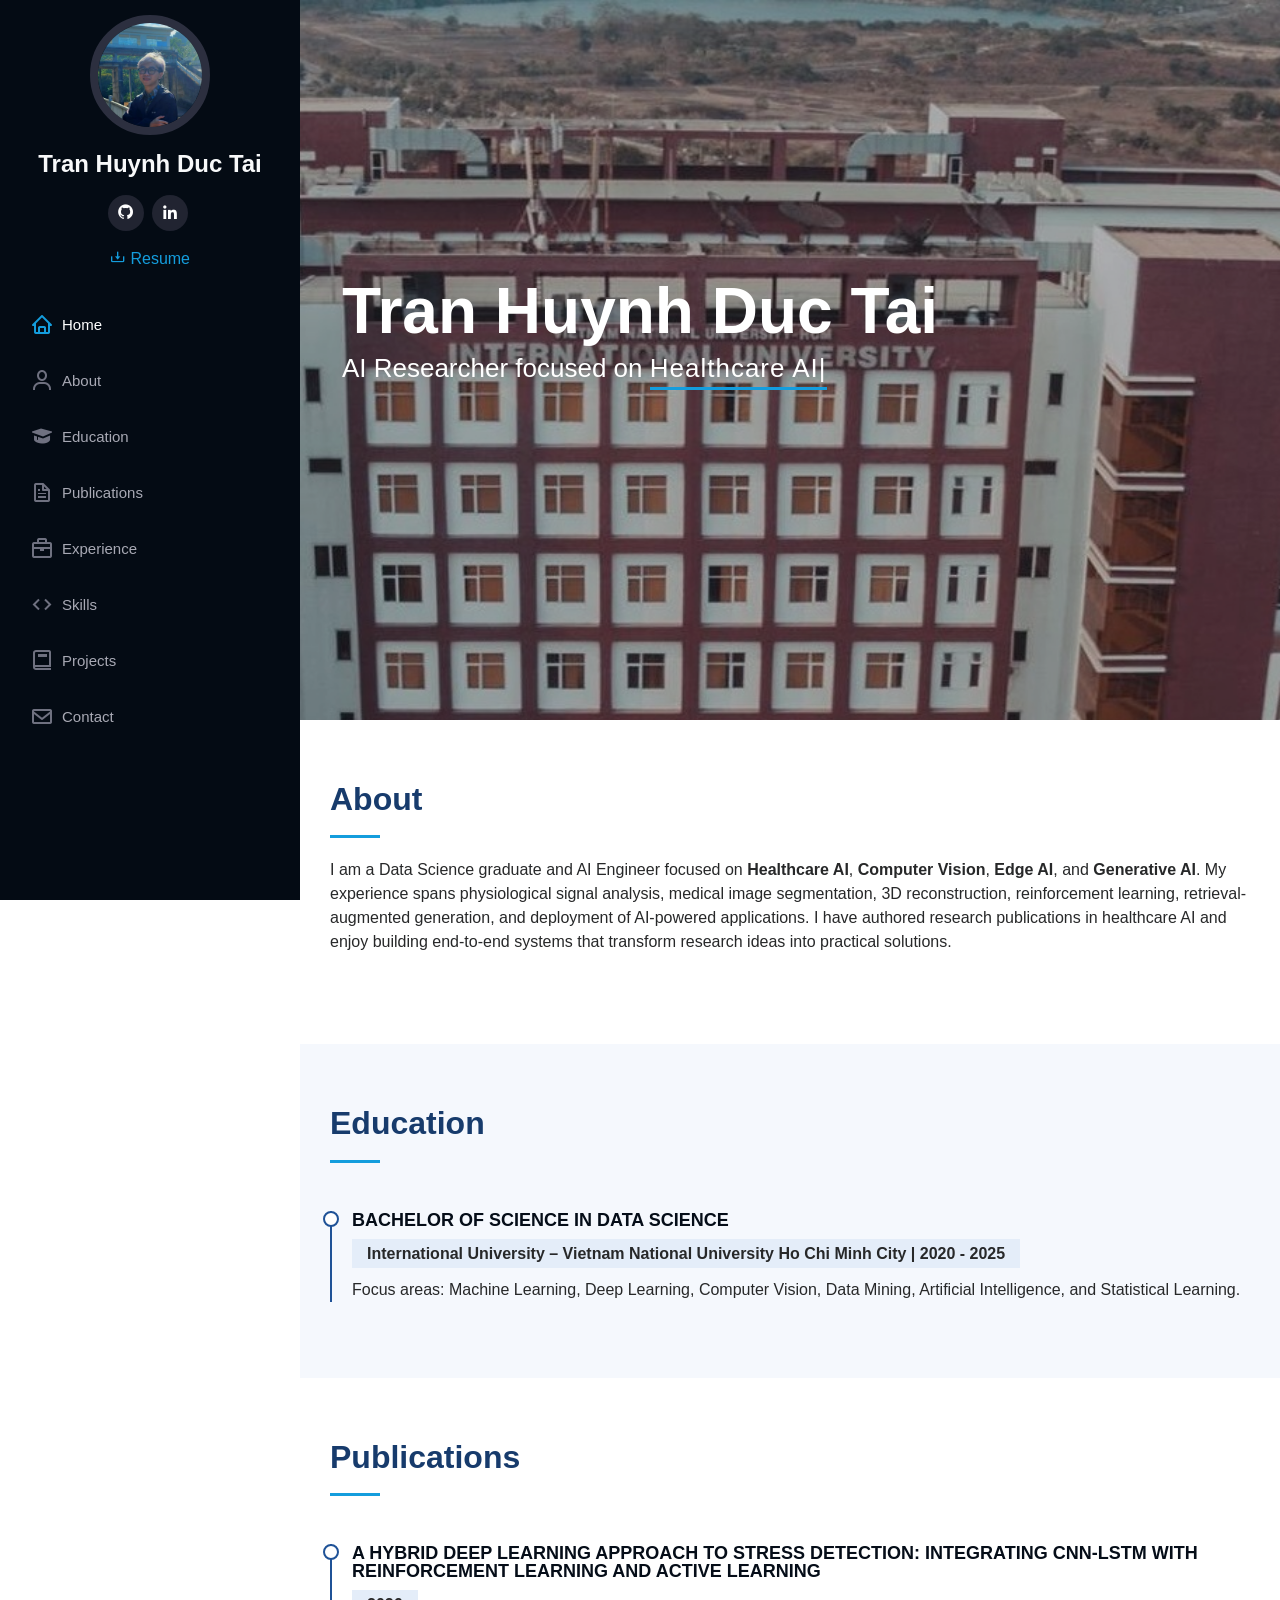
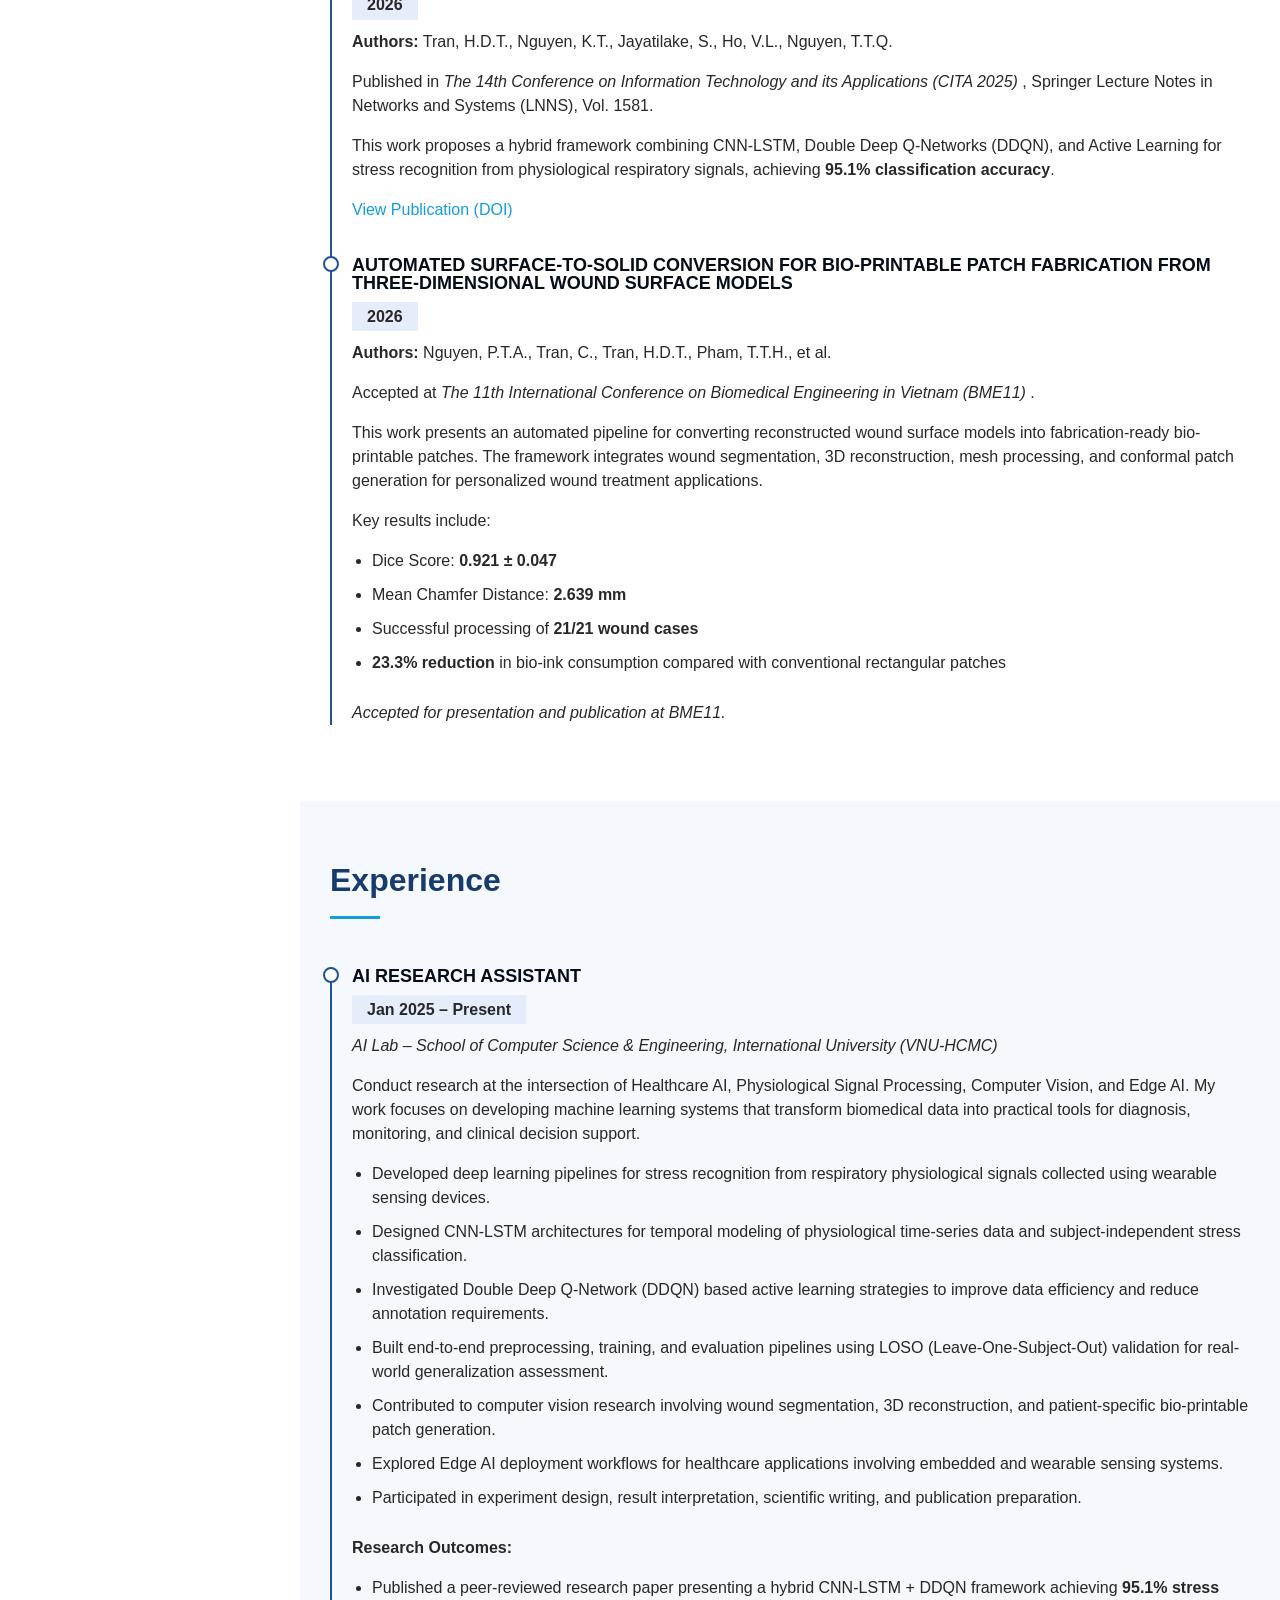
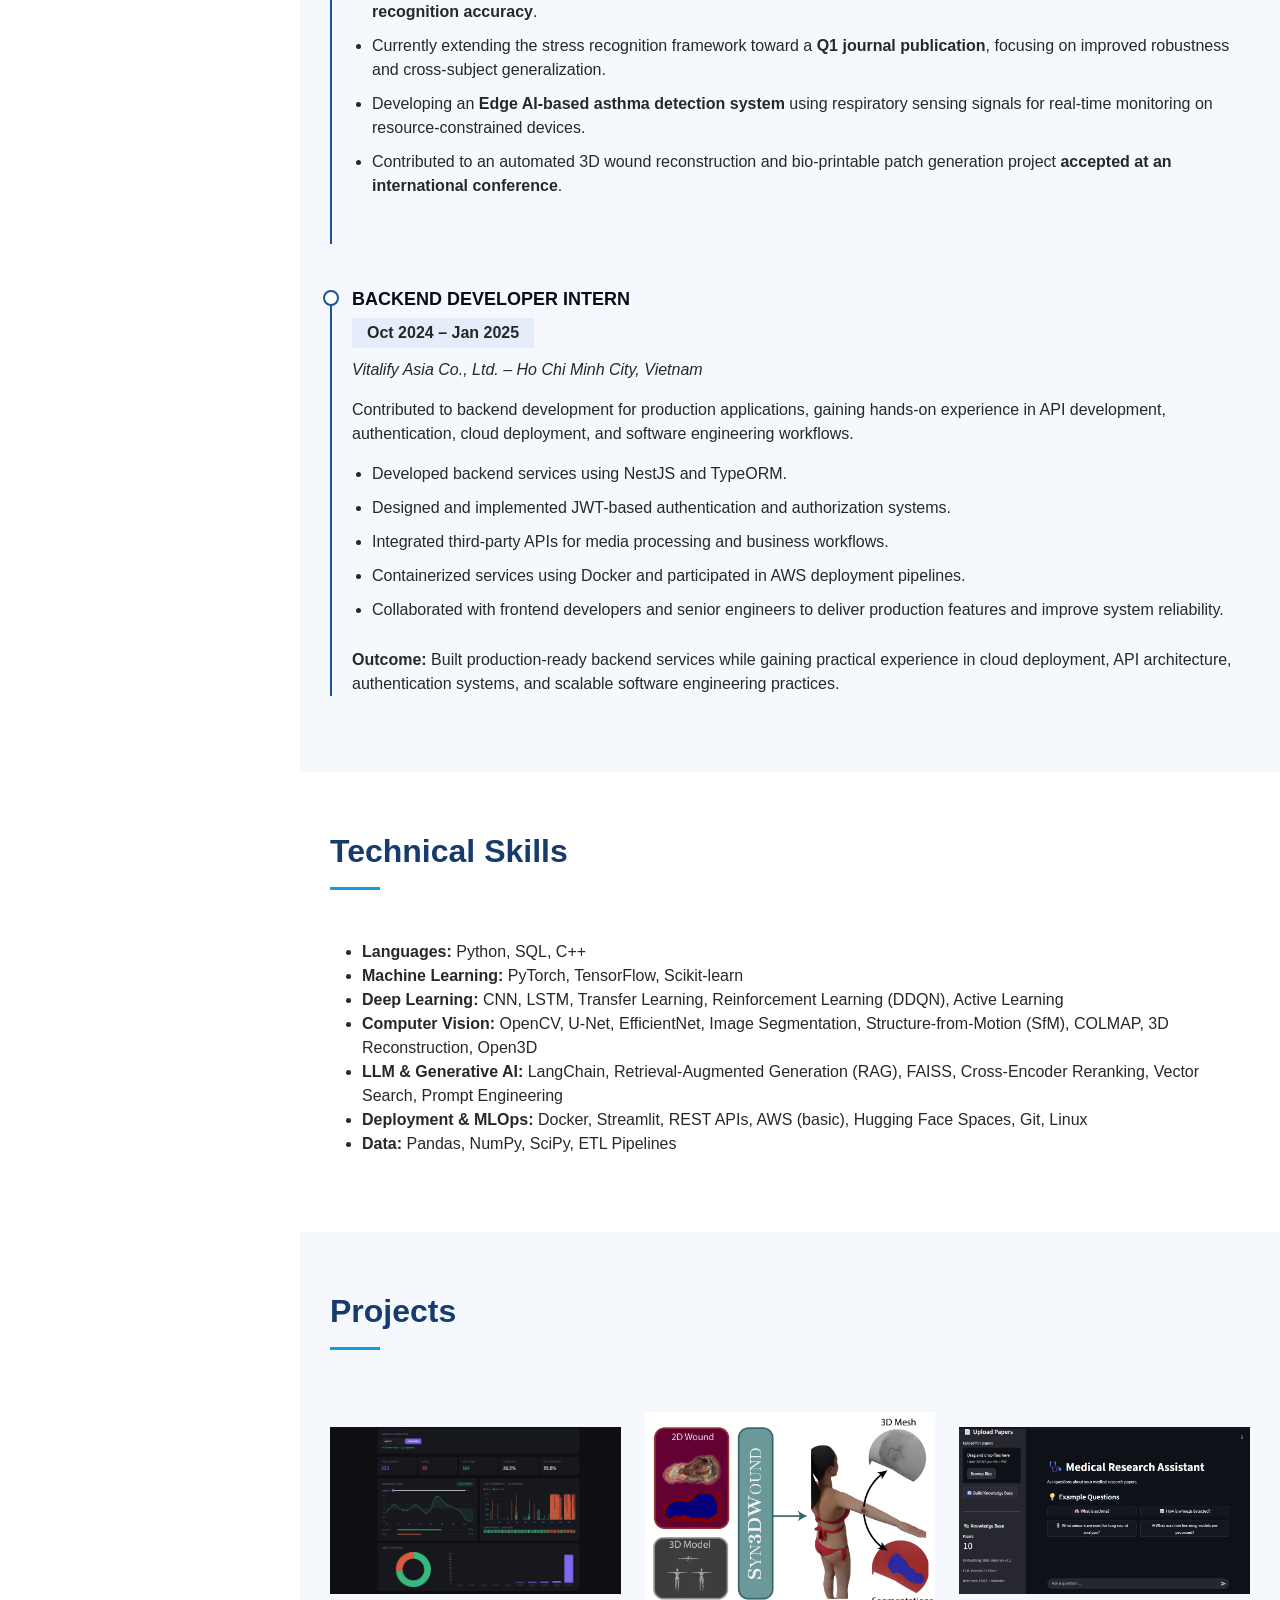
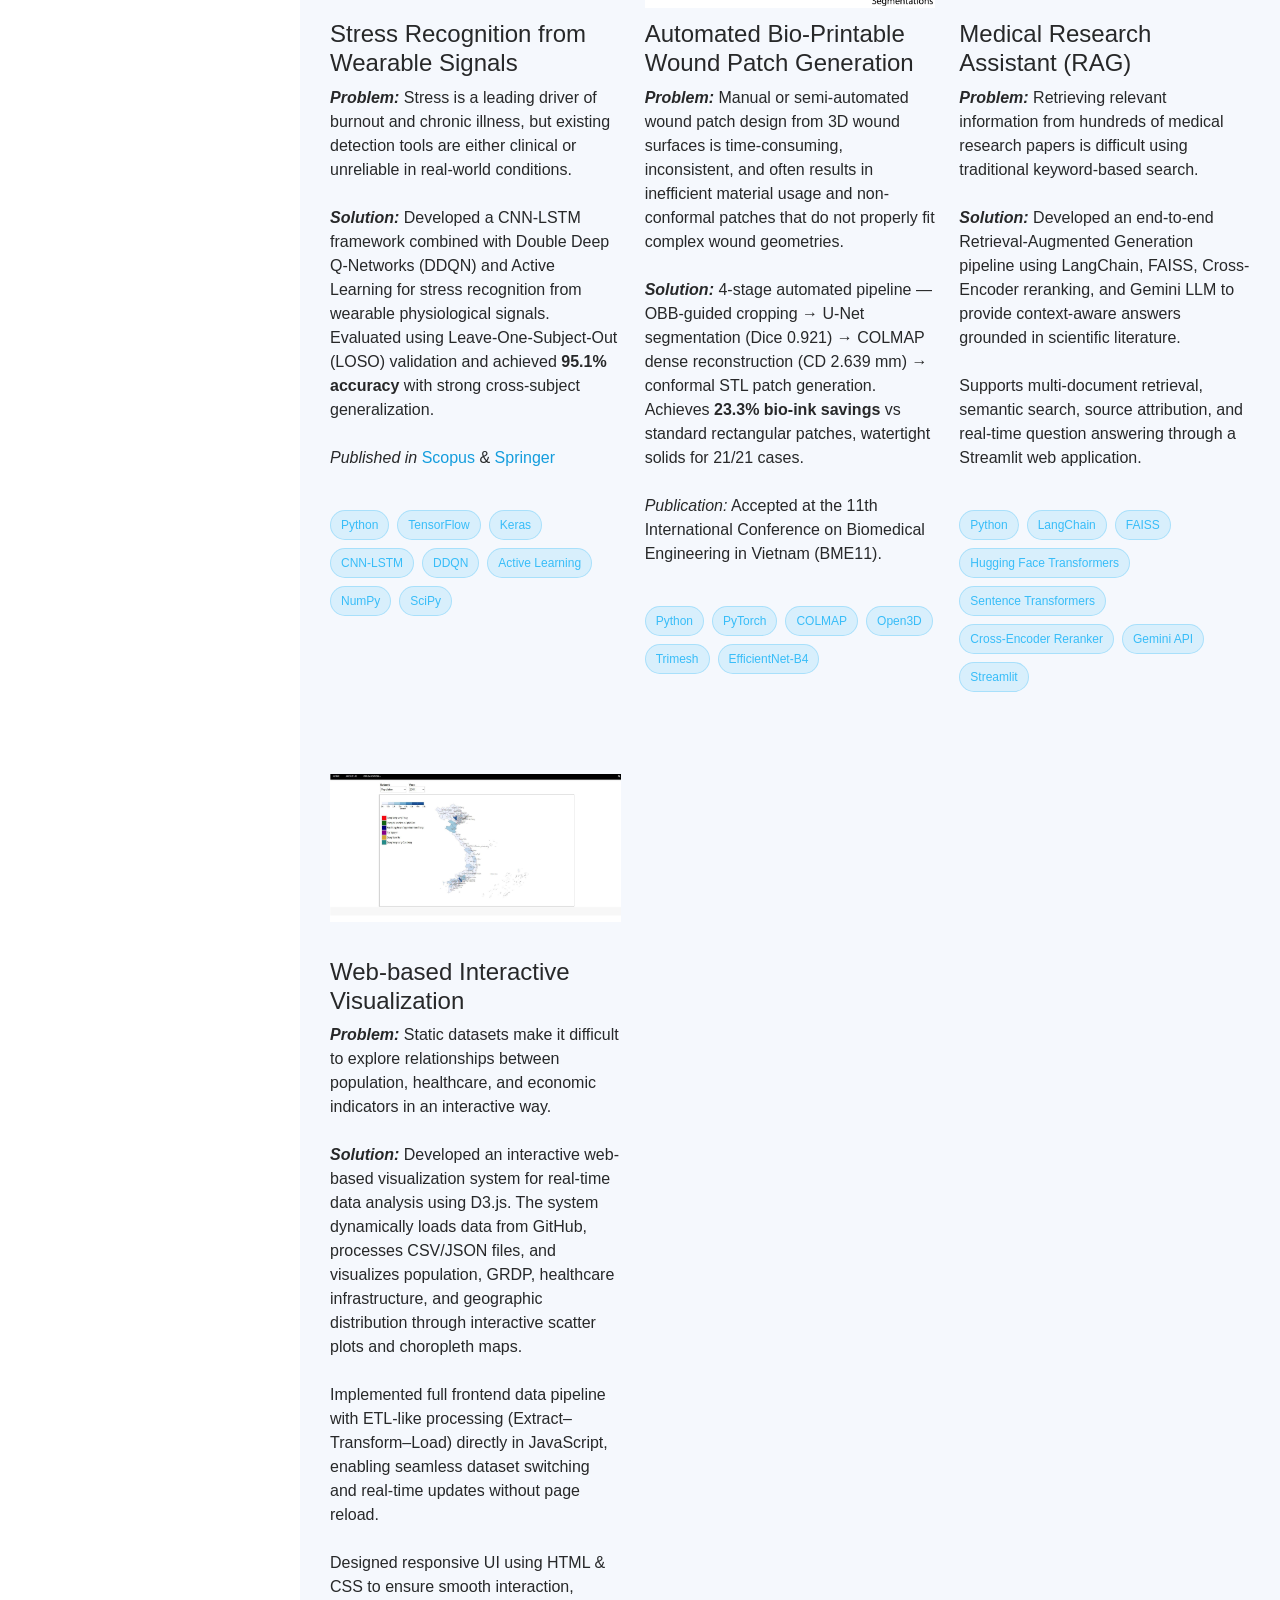
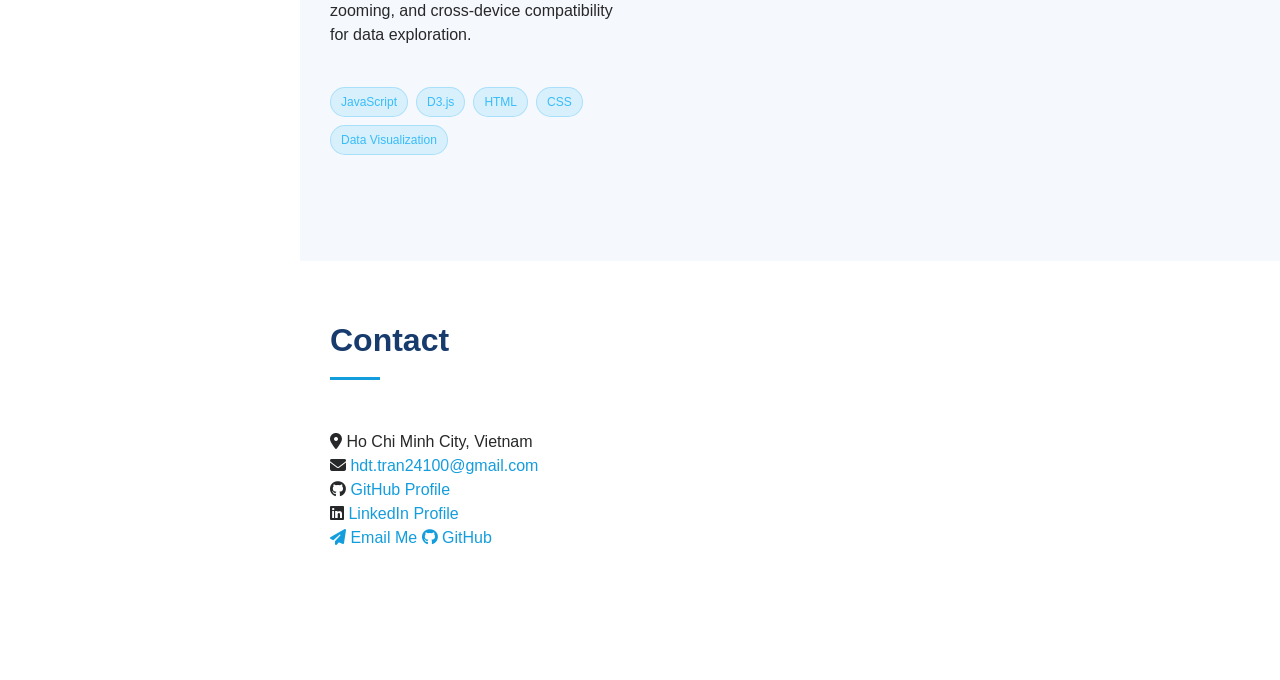
<file: index.html>
<!DOCTYPE html>
<html lang="en">

<head>
  <meta charset="utf-8">
  <meta content="width=device-width, initial-scale=1.0" name="viewport">

  <title>Tran Huynh Duc Tai - AI Engineer</title>

  <!-- Vendor CSS -->
  <link href="assets/vendor/aos/aos.css" rel="stylesheet">
  <link href="assets/vendor/bootstrap/css/bootstrap.min.css" rel="stylesheet">
  <link href="assets/vendor/bootstrap-icons/bootstrap-icons.css" rel="stylesheet">
  <link href="assets/vendor/boxicons/css/boxicons.min.css" rel="stylesheet">
  <!-- Font Awesome -->
  <link rel="stylesheet" href="https://cdnjs.cloudflare.com/ajax/libs/font-awesome/6.5.0/css/all.min.css">
  <link href="assets/css/style.css" rel="stylesheet">
</head>

<body>
<!-- Progress Bar -->
<div id="progress-bar"></div>

<i class="bi bi-list mobile-nav-toggle d-xl-none"></i>

<header id="header">
  <div class="d-flex flex-column">

    <div class="profile text-center">

      <img src="assets/img/profile-1.jpg"
          alt="Tran Huynh Duc Tai"
          class="img-fluid rounded-circle profile-img">

      <h1 class="text-light">Tran Huynh Duc Tai</h1>

      <div class="social-links mt-3">
        <a href="https://github.com/DSTai" target="_blank">
          <i class="bx bxl-github"></i>
        </a>

        <a href="https://www.linkedin.com/in/thdtai/" target="_blank">
          <i class="bx bxl-linkedin"></i>
        </a>
      </div>

      <div class="mt-3">
        <a href="assets/files/TranHuynhDucTai_CV.pdf"
          target="_blank"
          class="download-cv-btn">
          <i class="bx bx-download"></i>
          Resume
        </a>
      </div>

    </div>

    <nav id="navbar" class="nav-menu navbar">
      <ul>
        <li><a href="#hero" class="nav-link scrollto active"><i class="bx bx-home"></i> Home</a></li>
        <li><a href="#about" class="nav-link scrollto"><i class="bx bx-user"></i> About</a></li>
        <li><a href="#education" class="nav-link scrollto"><i class="bx bxs-graduation"></i> Education</a></li>
        <li><a href="#publications" class="nav-link scrollto"><i class="bx bx-file"></i>Publications</a></li>
        <li><a href="#experience" class="nav-link scrollto"><i class="bx bx-briefcase"></i> Experience</a></li>
        <li><a href="#skills" class="nav-link scrollto"><i class="bx bx-code"></i> Skills</a></li>
        <li><a href="#portfolio" class="nav-link scrollto"><i class="bx bx-book"></i> Projects</a></li>
        <li><a href="#contact" class="nav-link scrollto"><i class="bx bx-envelope"></i> Contact</a></li>
      </ul>
    </nav>
  </div>
</header>

<!-- HERO -->
<section id="hero" class="d-flex flex-column justify-content-center align-items-center">
  <div class="hero-container" data-aos="fade-in">
    <h1>Tran Huynh Duc Tai</h1>
    <p>
      AI Researcher focused on <span class="typed"
        data-typed-items="
          Healthcare AI,
          Computer Vision,
          Machine Learning,
          Edge AI">
      </span>
    </p>
  </div>
</section>

<main id="main">

<!-- ABOUT -->
<section id="about" class="about">
  <div class="container" data-aos="fade-up">
    <div class="section-title">
      <h2>About</h2>
      <p>
        I am a Data Science graduate and AI Engineer focused on <strong>Healthcare AI</strong>,
        <strong>Computer Vision</strong>, <strong>Edge AI</strong>, and <strong>Generative AI</strong>.

        My experience spans physiological signal analysis,
        medical image segmentation, 3D reconstruction,
        reinforcement learning, retrieval-augmented generation,
        and deployment of AI-powered applications.

        I have authored research publications in healthcare AI
        and enjoy building end-to-end systems that transform
        research ideas into practical solutions.
      </p>
    </div>
  </div>
</section>
<!-- EDUCATION -->
<section id="education" class="resume section-bg">
  <div class="container" data-aos="fade-up">

    <div class="section-title">
      <h2>Education</h2>
    </div>

    <div class="resume-item">
      <h4>Bachelor of Science in Data Science</h4>
      <h5>International University – Vietnam National University Ho Chi Minh City | 2020 - 2025</h5>

      <p>
        Focus areas: Machine Learning, Deep Learning,
        Computer Vision, Data Mining, Artificial Intelligence,
        and Statistical Learning.
      </p>
    </div>

  </div>
</section>
<!-- PUBLICATIONS -->
<section id="publications" class="resume">
  <div class="container" data-aos="fade-up">

    <div class="section-title">
      <h2>Publications</h2>
    </div>

    <div class="resume-item">
      <h4>
        A Hybrid Deep Learning Approach to Stress Detection:
        Integrating CNN-LSTM with Reinforcement Learning and Active Learning
      </h4>

      <h5>2026</h5>

      <p>
        <strong>Authors:</strong>
        Tran, H.D.T., Nguyen, K.T., Jayatilake, S.,
        Ho, V.L., Nguyen, T.T.Q.
      </p>

      <p>
        Published in
        <em>
          The 14th Conference on Information Technology and its Applications (CITA 2025)
        </em>,
        Springer Lecture Notes in Networks and Systems (LNNS), Vol. 1581.
      </p>

      <p>
        This work proposes a hybrid framework combining CNN-LSTM,
        Double Deep Q-Networks (DDQN), and Active Learning for stress recognition
        from physiological respiratory signals, achieving
        <strong>95.1% classification accuracy</strong>.
      </p>

      <p>
        <a href="https://doi.org/10.1007/978-3-032-00972-2_24"
           target="_blank">
          View Publication (DOI)
        </a>
      </p>
    </div>

    <div class="resume-item">
      <h4>
        Automated Surface-to-Solid Conversion for Bio-Printable Patch Fabrication
        from Three-Dimensional Wound Surface Models
      </h4>

      <h5>2026</h5>

      <p>
        <strong>Authors:</strong>
        Nguyen, P.T.A., Tran, C., Tran, H.D.T.,
        Pham, T.T.H., et al.
      </p>

      <p>
        Accepted at
        <em>
          The 11th International Conference on Biomedical Engineering in Vietnam (BME11)
        </em>.
      </p>

      <p>
        This work presents an automated pipeline for converting reconstructed
        wound surface models into fabrication-ready bio-printable patches.
        The framework integrates wound segmentation, 3D reconstruction,
        mesh processing, and conformal patch generation for personalized
        wound treatment applications.
      </p>

      <p>
        Key results include:
      </p>

      <ul>
        <li>Dice Score: <strong>0.921 ± 0.047</strong></li>
        <li>Mean Chamfer Distance: <strong>2.639 mm</strong></li>
        <li>Successful processing of <strong>21/21 wound cases</strong></li>
        <li><strong>23.3% reduction</strong> in bio-ink consumption compared with conventional rectangular patches</li>
      </ul>

      <p>
        <em>Accepted for presentation and publication at BME11.</em>
      </p>
    </div>

  </div>
</section>
<!-- EXPERIENCE -->
<section id="experience" class="resume section-bg">
  <div class="container" data-aos="fade-up">

    <div class="section-title">
      <h2>Experience</h2>
    </div>

    <!-- AI RESEARCH ASSISTANT -->
    <div class="resume-item mb-5">
      <h4>AI Research Assistant</h4>
      <h5>Jan 2025 – Present</h5>
      <p>
        <em>
          AI Lab – School of Computer Science & Engineering,
          International University (VNU-HCMC)
        </em>
      </p>

      <p>
        Conduct research at the intersection of Healthcare AI,
        Physiological Signal Processing, Computer Vision, and Edge AI.
        My work focuses on developing machine learning systems that transform
        biomedical data into practical tools for diagnosis, monitoring,
        and clinical decision support.
      </p>

      <ul>
        <li>
          Developed deep learning pipelines for stress recognition from respiratory physiological signals collected using wearable sensing devices.
        </li>

        <li>
          Designed CNN-LSTM architectures for temporal modeling of physiological time-series data and subject-independent stress classification.
        </li>

        <li>
          Investigated Double Deep Q-Network (DDQN) based active learning strategies to improve data efficiency and reduce annotation requirements.
        </li>

        <li>
          Built end-to-end preprocessing, training, and evaluation pipelines using LOSO (Leave-One-Subject-Out) validation for real-world generalization assessment.
        </li>

        <li>
          Contributed to computer vision research involving wound segmentation, 3D reconstruction, and patient-specific bio-printable patch generation.
        </li>

        <li>
          Explored Edge AI deployment workflows for healthcare applications involving embedded and wearable sensing systems.
        </li>

        <li>
          Participated in experiment design, result interpretation, scientific writing, and publication preparation.
        </li>
      </ul>

      <p>
        <strong>Research Outcomes:</strong>
      </p>

      <ul>
        <li>
          Published a peer-reviewed research paper presenting a hybrid CNN-LSTM + DDQN framework achieving
          <strong>95.1% stress recognition accuracy</strong>.
        </li>

        <li>
          Currently extending the stress recognition framework toward a
          <strong>Q1 journal publication</strong>,
          focusing on improved robustness and cross-subject generalization.
        </li>

        <li>
          Developing an <strong>Edge AI-based asthma detection system</strong>
          using respiratory sensing signals for real-time monitoring on resource-constrained devices.
        </li>

        <li>
          Contributed to an automated 3D wound reconstruction and bio-printable patch generation project
          <strong>accepted at an international conference</strong>.
        </li>
      </ul>
    </div>

    <!-- BACKEND INTERN -->
    <div class="resume-item">
      <h4>Backend Developer Intern</h4>
      <h5>Oct 2024 – Jan 2025</h5>

      <p>
        <em>
          Vitalify Asia Co., Ltd. – Ho Chi Minh City, Vietnam
        </em>
      </p>

      <p>
        Contributed to backend development for production applications,
        gaining hands-on experience in API development, authentication,
        cloud deployment, and software engineering workflows.
      </p>

      <ul>
        <li>
          Developed backend services using NestJS and TypeORM.
        </li>

        <li>
          Designed and implemented JWT-based authentication and authorization systems.
        </li>

        <li>
          Integrated third-party APIs for media processing and business workflows.
        </li>

        <li>
          Containerized services using Docker and participated in AWS deployment pipelines.
        </li>

        <li>
          Collaborated with frontend developers and senior engineers to deliver production features and improve system reliability.
        </li>
      </ul>

      <p>
        <strong>Outcome:</strong>
        Built production-ready backend services while gaining practical experience in cloud deployment,
        API architecture, authentication systems, and scalable software engineering practices.
      </p>
    </div>

  </div>
</section>


<!-- SKILLS -->
<section id="skills" class="skills">
  <div class="container" data-aos="fade-up">

    <div class="section-title">
      <h2>Technical Skills</h2>
    </div>

    <ul>
    <li><strong>Languages:</strong> Python, SQL, C++</li>

    <li><strong>Machine Learning:</strong> PyTorch, TensorFlow, Scikit-learn</li>

    <li><strong>Deep Learning:</strong> CNN, LSTM, Transfer Learning, Reinforcement Learning (DDQN), Active Learning</li>

    <li><strong>Computer Vision:</strong>  OpenCV, U-Net, EfficientNet, Image Segmentation, Structure-from-Motion (SfM), COLMAP, 3D Reconstruction, Open3D</li>

    <li><strong>LLM & Generative AI:</strong> LangChain, Retrieval-Augmented Generation (RAG), FAISS, Cross-Encoder Reranking, Vector Search, Prompt Engineering</li>

    <li><strong>Deployment & MLOps:</strong> Docker, Streamlit, REST APIs, AWS (basic), Hugging Face Spaces, Git, Linux</li>

    <li><strong>Data:</strong> Pandas, NumPy, SciPy, ETL Pipelines</li>
    </ul>

  </div>
</section>

<!-- PROJECTS -->
<section id="portfolio" class="portfolio section-bg">
  <div class="container" data-aos="fade-up">

    <div class="section-title">
      <h2>Projects</h2>
    </div>

    <div class="row">

      <!-- PROJECT 1 -->
      <div class="col-lg-4 col-md-6 portfolio-item">
        <div class="portfolio-wrap">
          <img src="assets/img/projects/project-1.jpg" class="img-fluid">
          <div class="portfolio-links">
            <a href="project-details.html#project-stress"><i class="bx bx-link"></i><span>Details</span></a>
          </div>
        </div>
        <div class="portfolio-info">
          <h4>Stress Recognition from Wearable Signals</h4>
          <p>
            <em><strong>Problem:</strong></em> Stress is a leading driver of burnout and chronic illness, but existing detection tools are either clinical or unreliable in real-world conditions.<br><br>
            <em><strong>Solution:</strong></em> Developed a CNN-LSTM framework combined with Double Deep Q-Networks (DDQN) and Active Learning for stress recognition from wearable physiological signals. Evaluated using Leave-One-Subject-Out (LOSO) validation and achieved <strong>95.1% accuracy</strong> with strong cross-subject generalization.<br><br>
            <em>Published in</em> <a href="https://www.scopus.com/inward/record.url?eid=2-s2.0-105027208888&partnerID=MN8TOARS" target="_blank">Scopus</a> &amp; <a href="https://link.springer.com/chapter/10.1007/978-3-032-00972-2_24" target="_blank">Springer</a><br><br>
            
            <div class="tech-tags">
              <span>Python</span>
              <span>TensorFlow</span>
              <span>Keras</span>
              <span>CNN-LSTM</span>
              <span>DDQN</span>
              <span>Active Learning</span>
              <span>NumPy</span>
              <span>SciPy</span>
            </div>
          </p>
        </div>
      </div>

      <!-- PROJECT 2 -->
      <div class="col-lg-4 col-md-6 portfolio-item">
        <div class="portfolio-wrap">
          <img src="assets/img/projects/project-2.jpg" class="img-fluid">
          <div class="portfolio-links">
            <a href="project-details.html#project-wound"><i class="bx bx-link"></i><span>Details</span></a>
          </div>
        </div>
        <div class="portfolio-info">
          <h4>Automated Bio-Printable Wound Patch Generation</h4>
          <p>
            <em><strong>Problem:</strong></em> Manual or semi-automated wound patch design from 3D wound surfaces is time-consuming, inconsistent, and often results in inefficient material usage and non-conformal patches that do not properly fit complex wound geometries.<br><br>
            <em><strong>Solution:</strong></em> 4-stage automated pipeline — OBB-guided cropping → U-Net segmentation (Dice 0.921) → COLMAP dense reconstruction (CD 2.639 mm) → conformal STL patch generation. Achieves <strong>23.3% bio-ink savings</strong> vs standard rectangular patches, watertight solids for 21/21 cases.<br><br>

            <em>Publication:</em> Accepted at the 11th International Conference on Biomedical Engineering in Vietnam (BME11).<br><br>

            <div class="tech-tags">
              <span>Python</span>
              <span>PyTorch</span>
              <span>COLMAP</span>
              <span>Open3D</span>
              <span>Trimesh</span>
              <span>EfficientNet-B4</span>
            </div>
          </p>
        </div>
      </div>

<!-- PROJECT 3 -->
      <div class="col-lg-4 col-md-6 portfolio-item">
        <div class="portfolio-wrap">
          <img src="assets/img/projects/project-3.jpg" class="img-fluid">
          <div class="portfolio-links">
            <a href="project-details.html#project-rag"><i class="bx bx-link"></i><span>Details</span></a>
          </div>
        </div>

        <div class="portfolio-info">
          <h4>Medical Research Assistant (RAG)</h4>

          <p>
            <em><strong>Problem:</strong></em> Retrieving relevant information from hundreds of medical research papers is difficult using traditional keyword-based search.<br><br>

            <em><strong>Solution:</strong></em> Developed an end-to-end Retrieval-Augmented Generation pipeline using LangChain, FAISS, Cross-Encoder reranking, and Gemini LLM to provide context-aware answers grounded in scientific literature.<br><br>

            Supports multi-document retrieval, semantic search, source attribution, and real-time question answering through a Streamlit web application.<br><br>

            <div class="tech-tags">
              <span>Python</span>
              <span>LangChain</span>
              <span>FAISS</span>
              <span>Hugging Face Transformers</span>
              <span>Sentence Transformers</span>
              <span>Cross-Encoder Reranker</span>
              <span>Gemini API</span>
              <span>Streamlit</span>
            </div>
          </p>

        </div>
      </div>
      <!-- PROJECT 4 -->
    <div class="col-lg-4 col-md-6 portfolio-item">
      <div class="portfolio-wrap">
        <img src="assets/img/projects/project-4.jpg" class="img-fluid">
        <div class="portfolio-links">
          <a href="project-details.html#project-visualization">
            <i class="bx bx-link"></i><span>Details</span>
          </a>
        </div>
      </div>

      <div class="portfolio-info">
        <h4>Web-based Interactive Visualization</h4>

        <p>
          <em><strong>Problem:</strong></em> Static datasets make it difficult to explore relationships between population, healthcare, and economic indicators in an interactive way.<br><br>

          <em><strong>Solution:</strong></em> Developed an interactive web-based visualization system for real-time data analysis using D3.js. The system dynamically loads data from GitHub, processes CSV/JSON files, and visualizes population, GRDP, healthcare infrastructure, and geographic distribution through interactive scatter plots and choropleth maps.<br><br>

          Implemented full frontend data pipeline with ETL-like processing (Extract–Transform–Load) directly in JavaScript, enabling seamless dataset switching and real-time updates without page reload.<br><br>

          Designed responsive UI using HTML & CSS to ensure smooth interaction, zooming, and cross-device compatibility for data exploration.<br><br>

          <div class="tech-tags">
            <span>JavaScript</span>
            <span>D3.js</span>
            <span>HTML</span>
            <span>CSS</span>
            <span>Data Visualization</span>
          </div>
        </p>
      </div>
    </div>

    </div>

  </div>
</section>

<!-- CONTACT -->
<section id="contact" class="contact">
  <div class="container" data-aos="fade-up">

    <div class="section-title">
      <h2>Contact</h2>
    </div>

    <div class="contact-card">

      <div class="contact-item">
        <i class="fa-solid fa-location-dot"></i>
        <span>Ho Chi Minh City, Vietnam</span>
      </div>

      <div class="contact-item">
        <i class="fa-solid fa-envelope"></i>
        <a href="mailto:hdt.tran24100@gmail.com">
          hdt.tran24100@gmail.com
        </a>
      </div>

      <div class="contact-item">
        <i class="fa-brands fa-github"></i>
        <a href="https://github.com/DSTai" target="_blank">
          GitHub Profile
        </a>
      </div>

      <div class="contact-item">
        <i class="fa-brands fa-linkedin"></i>
        <a href="https://www.linkedin.com/in/thdtai/" target="_blank">
          LinkedIn Profile
        </a>
      </div>

      <div class="contact-buttons">
        <a class="btn-contact" href="mailto:hdt.tran24100@gmail.com">
          <i class="fa-solid fa-paper-plane"></i> Email Me
        </a>

        <a class="btn-contact outline" href="https://github.com/DSTai" target="_blank">
          <i class="fa-brands fa-github"></i> GitHub
        </a>
      </div>

    </div>

  </div>
</section>

</main>

<script src="assets/vendor/purecounter/purecounter_vanilla.js"></script>

<script src="assets/vendor/aos/aos.js"></script>

<script src="assets/vendor/bootstrap/js/bootstrap.bundle.min.js"></script>

<script src="assets/vendor/glightbox/js/glightbox.min.js"></script>

<script src="assets/vendor/isotope-layout/isotope.pkgd.min.js"></script>

<script src="assets/vendor/swiper/swiper-bundle.min.js"></script>

<script src="assets/vendor/typed.js/typed.umd.js"></script>

<script src="assets/vendor/waypoints/noframework.waypoints.js"></script>

<script src="assets/js/main.js"></script>
<a href="#" class="back-to-top">
  <i class="bi bi-arrow-up-short"></i>
</a>
</body>
</html>
</file>
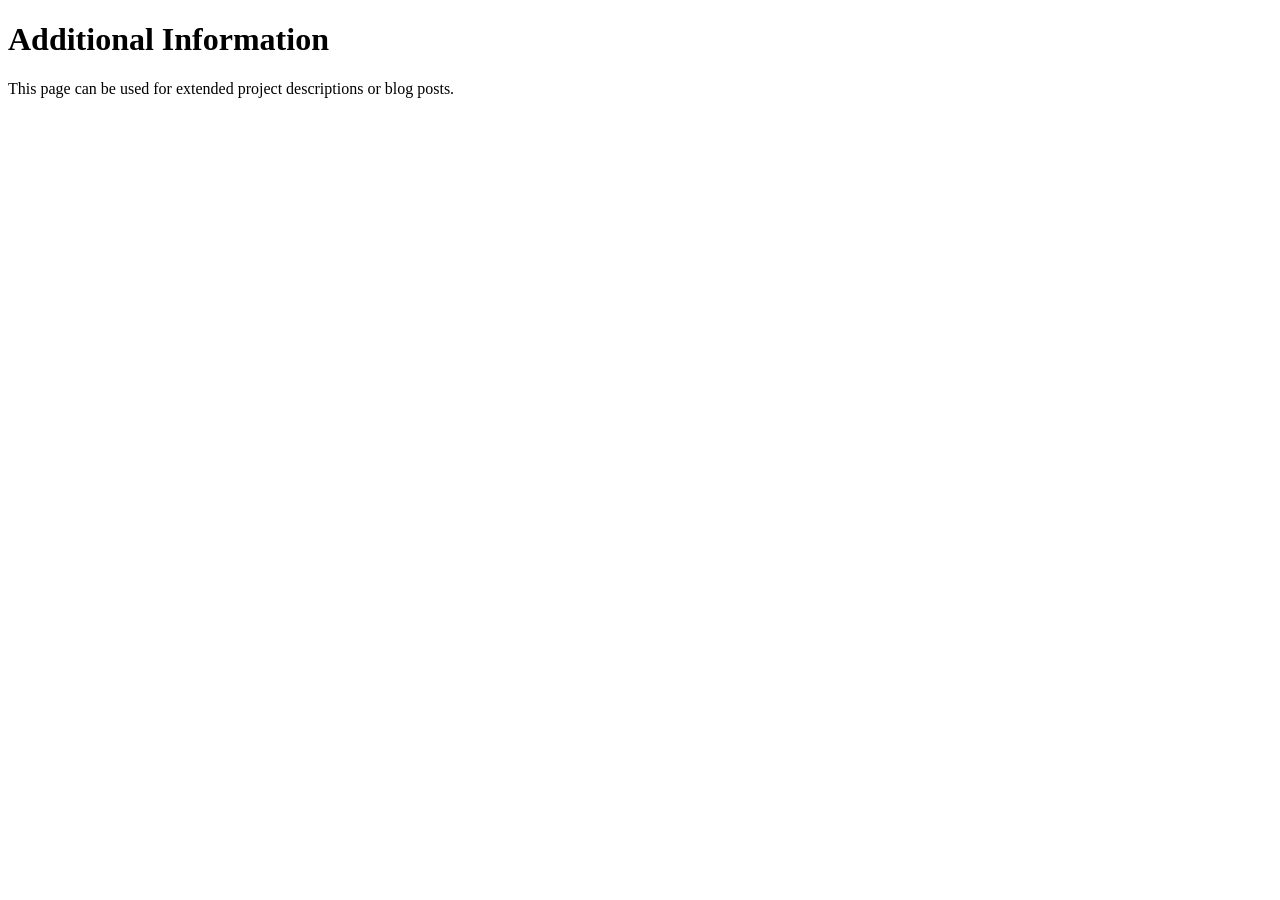
<file: inner-page.html>
<!DOCTYPE html>
<html lang="en">

<head>
  <meta charset="utf-8">
  <title>Extra Page</title>
</head>

<body>

<h1>Additional Information</h1>

<p>This page can be used for extended project descriptions or blog posts.</p>

</body>
</html>
</file>
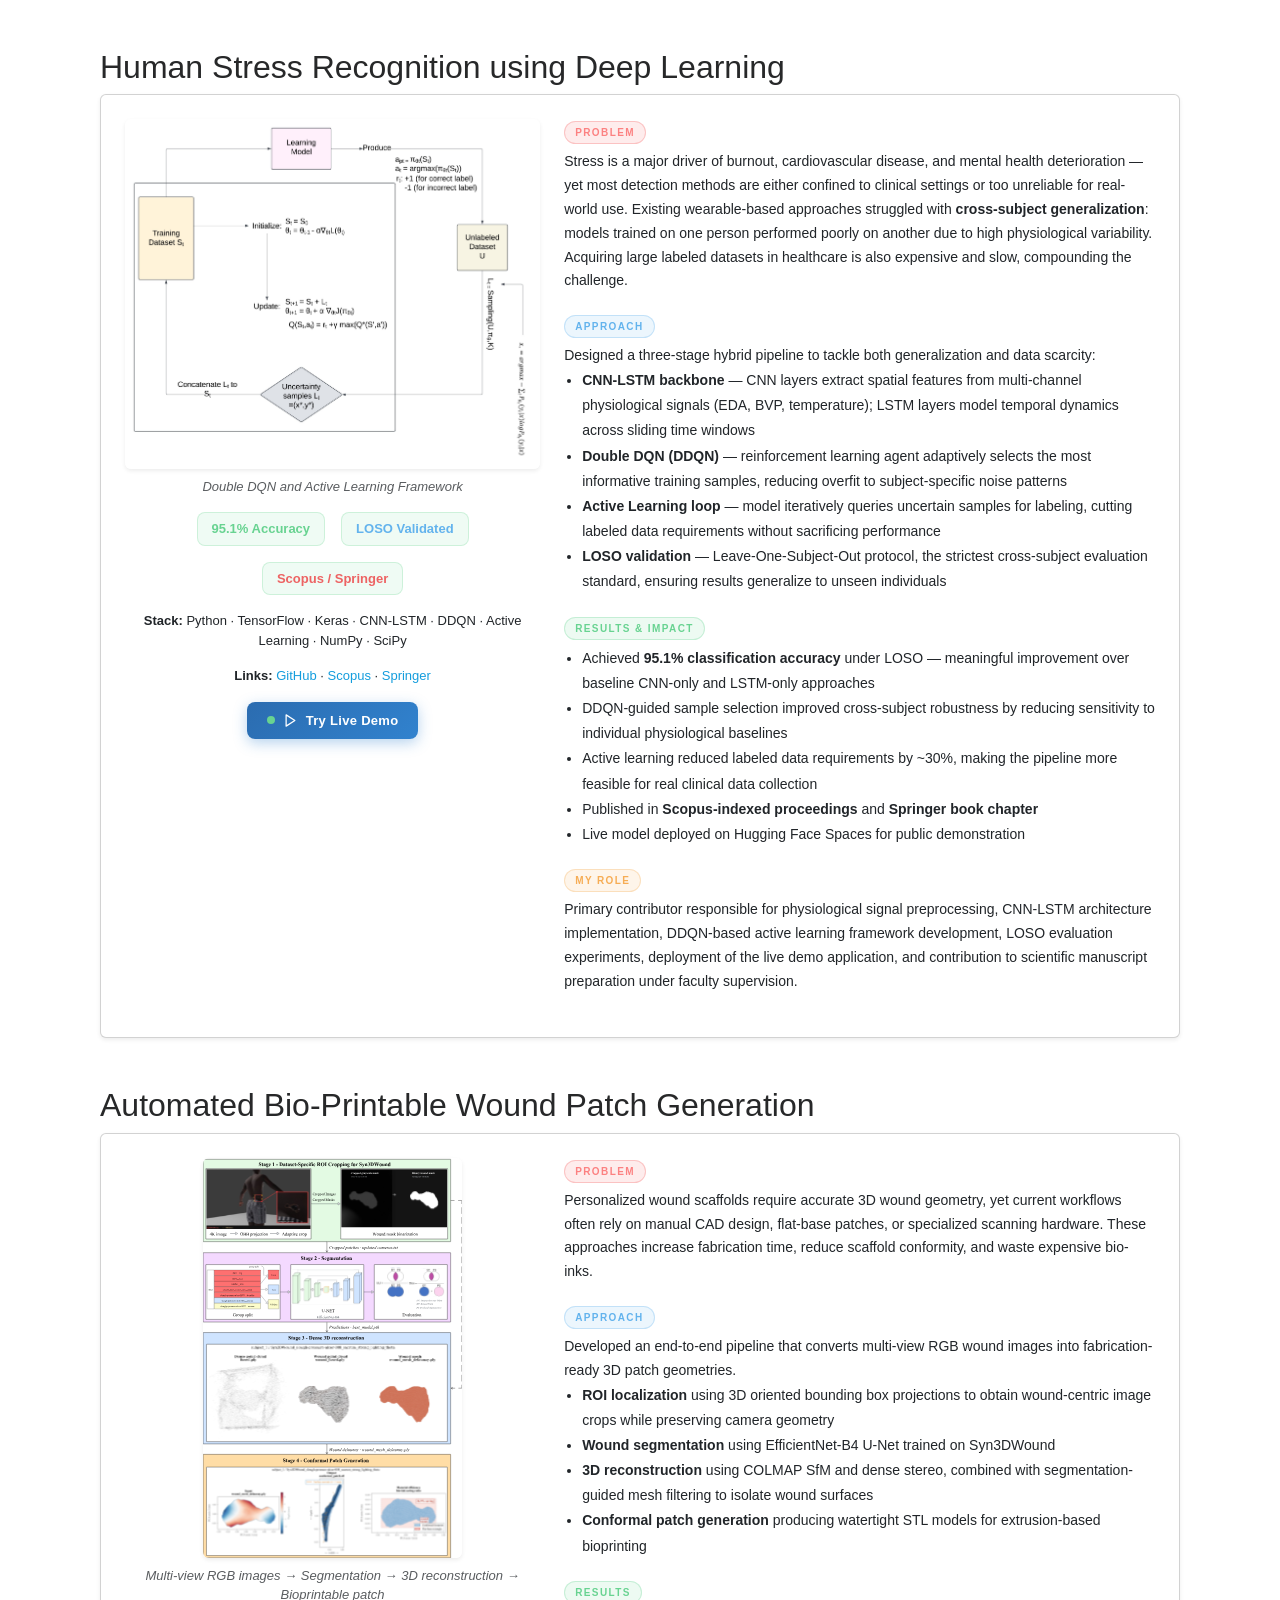
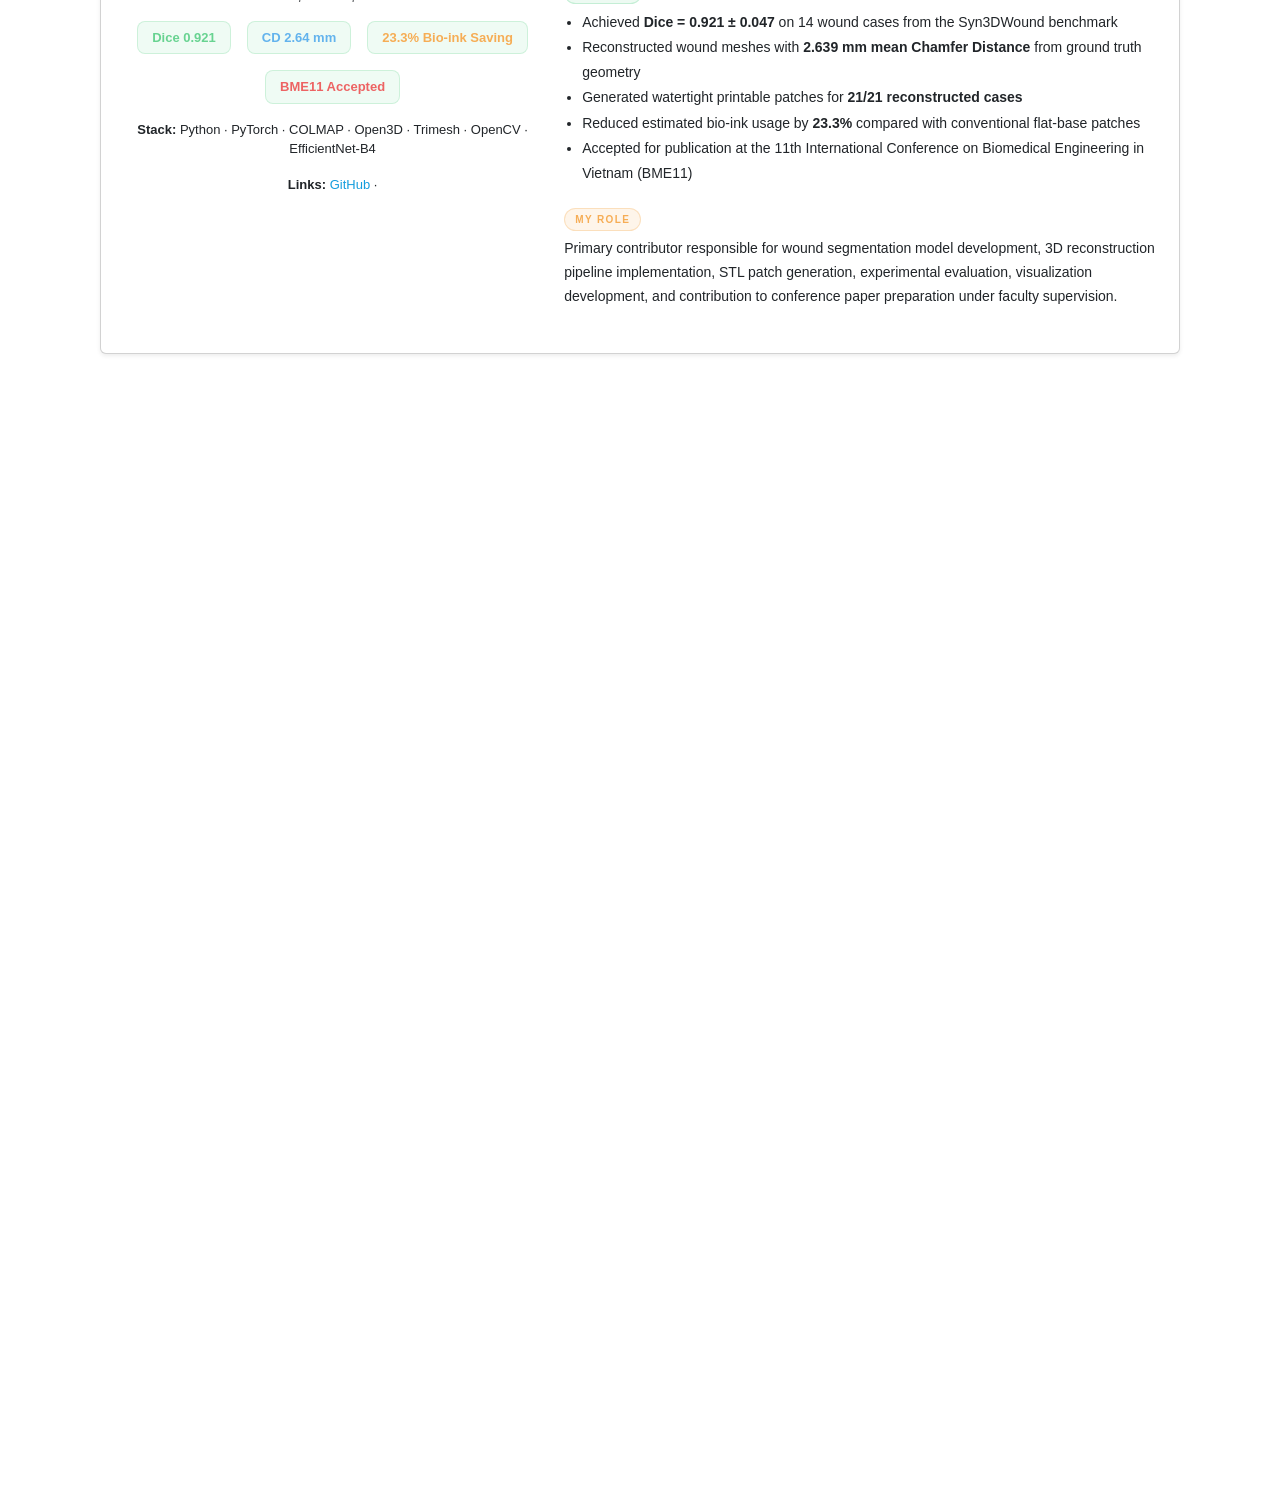
<file: portfolio-details.html>
<!DOCTYPE html>
<html lang="en">

<head>
  <meta charset="utf-8">
  <meta content="width=device-width, initial-scale=1.0" name="viewport">
  <title>Project Details - Tran Huynh Duc Tai</title>

  <link href="assets/vendor/aos/aos.css" rel="stylesheet">
  <link href="assets/vendor/bootstrap/css/bootstrap.min.css" rel="stylesheet">
  <link href="assets/css/style.css" rel="stylesheet">

  <style>
    .project-label {
      display: inline-block;
      font-size: 10px;
      font-weight: 700;
      letter-spacing: 1.4px;
      text-transform: uppercase;
      padding: 3px 10px;
      border-radius: 20px;
      margin-bottom: 6px;
    }
    .label-problem  { background: rgba(245,101,101,0.12); color: #fc8181; border: 1px solid rgba(245,101,101,0.3); }
    .label-approach { background: rgba(99,179,237,0.12);  color: #63b3ed; border: 1px solid rgba(99,179,237,0.3);  }
    .label-result   { background: rgba(104,211,145,0.12); color: #68d391; border: 1px solid rgba(104,211,145,0.3); }
    .label-status   { background: rgba(246,173,85,0.12);  color: #f6ad55; border: 1px solid rgba(246,173,85,0.3);  }

    .project-block { margin-bottom: 20px; }
    .project-block p  { margin-bottom: 0; font-size: 14px; line-height: 1.7; }
    .project-block ul { font-size: 14px; line-height: 1.8; margin-bottom: 0; padding-left: 18px; }

    .stat-row { display: flex; gap: 16px; flex-wrap: wrap; margin: 12px 0; }
    .stat-chip {
      background: rgba(104,211,145,0.1);
      border: 1px solid rgba(104,211,145,0.25);
      border-radius: 8px; padding: 6px 14px;
      font-size: 13px; font-weight: 600; color: #68d391;
    }

    /* Demo Modal */
    .demo-modal-overlay {
      display: none; position: fixed; inset: 0;
      background: rgba(10,10,20,0.82); backdrop-filter: blur(6px);
      z-index: 9999; align-items: center; justify-content: center;
    }
    .demo-modal-overlay.active { display: flex; }
    .demo-modal {
      background: #0f1117; border: 1px solid rgba(99,179,237,0.25);
      border-radius: 16px; width: min(96vw, 1200px); max-height: 95vh;
      display: flex; flex-direction: column;
      box-shadow: 0 0 60px rgba(99,179,237,0.12), 0 24px 64px rgba(0,0,0,0.6);
      overflow: hidden; animation: modalIn 0.35s cubic-bezier(0.22,1,0.36,1);
    }
    @keyframes modalIn {
      from { opacity: 0; transform: translateY(28px) scale(0.97); }
      to   { opacity: 1; transform: translateY(0) scale(1); }
    }
    .demo-modal-header {
      display: flex; align-items: center; justify-content: space-between;
      padding: 18px 24px; border-bottom: 1px solid rgba(255,255,255,0.08);
      background: linear-gradient(135deg, #0d1b2a 0%, #1a2744 100%); flex-shrink: 0;
    }
    .demo-modal-header .modal-title-group { display: flex; align-items: center; gap: 12px; }
    .demo-badge {
      background: linear-gradient(135deg, #63b3ed, #4299e1); color: #fff;
      font-size: 10px; font-weight: 700; letter-spacing: 1.5px; text-transform: uppercase;
      padding: 3px 10px; border-radius: 20px;
    }
    .demo-modal-header h5 {
      margin: 0; font-size: 15px; font-weight: 600;
      color: #e2e8f0; font-family: 'Courier New', monospace;
    }
    .demo-modal-header .accuracy-chip {
      font-size: 12px; color: #68d391; background: rgba(104,211,145,0.12);
      border: 1px solid rgba(104,211,145,0.3); border-radius: 20px; padding: 2px 10px; font-weight: 600;
    }
    .demo-close-btn {
      width: 32px; height: 32px; border-radius: 50%;
      border: 1px solid rgba(255,255,255,0.15); background: rgba(255,255,255,0.06);
      color: #a0aec0; cursor: pointer; display: flex; align-items: center;
      justify-content: center; font-size: 18px; line-height: 1; transition: all 0.2s;
    }
    .demo-close-btn:hover { background: rgba(245,101,101,0.2); border-color: rgba(245,101,101,0.4); color: #fc8181; }
    .demo-modal-body { flex: 1; overflow: hidden; position: relative; min-height: 560px; }
    .demo-iframe-loader {
      position: absolute; inset: 0; display: flex; flex-direction: column;
      align-items: center; justify-content: center; gap: 16px;
      background: #0f1117; z-index: 2; transition: opacity 0.4s;
    }
    .demo-iframe-loader.hidden { opacity: 0; pointer-events: none; }
    .loader-spinner {
      width: 44px; height: 44px; border: 3px solid rgba(99,179,237,0.15);
      border-top-color: #63b3ed; border-radius: 50%; animation: spin 0.9s linear infinite;
    }
    @keyframes spin { to { transform: rotate(360deg); } }
    .loader-text { color: #718096; font-size: 13px; font-family: 'Courier New', monospace; letter-spacing: 0.5px; }
    .demo-modal-body iframe {
      width: 100%; height: 100%; min-height: 560px;
      border: none; display: block; position: relative; z-index: 1;
    }
    .demo-modal-footer {
      padding: 12px 24px; border-top: 1px solid rgba(255,255,255,0.06);
      background: #0a0d14; display: flex; align-items: center; justify-content: space-between; flex-shrink: 0;
    }
    .demo-modal-footer .footer-note { font-size: 11px; color: #4a5568; font-family: 'Courier New', monospace; }
    .demo-modal-footer .open-hf-btn {
      font-size: 12px; color: #63b3ed; text-decoration: none;
      display: flex; align-items: center; gap: 6px; transition: color 0.2s;
    }
    .demo-modal-footer .open-hf-btn:hover { color: #90cdf4; }
    .demo-modal-footer .open-hf-btn svg { width: 14px; height: 14px; }

    .btn-demo {
      display: inline-flex; align-items: center; gap: 8px; padding: 9px 20px;
      background: linear-gradient(135deg, #2b6cb0, #3182ce); color: #fff;
      border: none; border-radius: 8px; font-size: 13px; font-weight: 600;
      letter-spacing: 0.3px; cursor: pointer; text-decoration: none; transition: all 0.2s;
      box-shadow: 0 4px 14px rgba(49,130,206,0.35);
    }
    .btn-demo:hover {
      background: linear-gradient(135deg, #2c5282, #2b6cb0);
      box-shadow: 0 6px 20px rgba(49,130,206,0.5); transform: translateY(-1px); color: #fff;
    }
    .btn-demo svg { width: 15px; height: 15px; flex-shrink: 0; }
    .live-dot {
      width: 8px; height: 8px; background: #68d391; border-radius: 50%;
      display: inline-block; animation: pulse-dot 1.8s ease-in-out infinite; flex-shrink: 0;
    }
    @keyframes pulse-dot {
      0%, 100% { transform: scale(1); opacity: 1; }
      50%       { transform: scale(1.5); opacity: 0.6; }
    }
  </style>
</head>

<body>

<!-- DEMO MODAL -->
<div class="demo-modal-overlay" id="demoModalOverlay">
  <div class="demo-modal" id="demoModal">
    <div class="demo-modal-header">
      <div class="modal-title-group">
        <span class="demo-badge">Live Demo</span>
        <h5>Stress Prediction App</h5>
        <span class="accuracy-chip">95.1% acc</span>
      </div>
      <button class="demo-close-btn" id="demoCloseBtn" aria-label="Close">&#x2715;</button>
    </div>
    <div class="demo-modal-body">
      <div class="demo-iframe-loader" id="iframeLoader">
        <div class="loader-spinner"></div>
        <span class="loader-text">Loading Hugging Face Space&hellip;</span>
      </div>
      <iframe id="demoIframe" title="Stress Prediction App Demo"
        allow="accelerometer; camera; microphone; clipboard-write; encrypted-media; gyroscope"
        loading="lazy"></iframe>
    </div>
    <div class="demo-modal-footer">
      <span class="footer-note">Powered by Hugging Face Spaces · CNN-LSTM + DDQN</span>
      <a href="https://huggingface.co/spaces/hdtai24/Stress-Prediction-App"
         target="_blank" rel="noopener noreferrer" class="open-hf-btn">
        Open in full page
        <svg viewBox="0 0 24 24" fill="none" stroke="currentColor" stroke-width="2" stroke-linecap="round" stroke-linejoin="round">
          <path d="M18 13v6a2 2 0 0 1-2 2H5a2 2 0 0 1-2-2V8a2 2 0 0 1 2-2h6"/>
          <polyline points="15 3 21 3 21 9"/>
          <line x1="10" y1="14" x2="21" y2="3"/>
        </svg>
      </a>
    </div>
  </div>
</div>


<div class="container mt-5">

  <!-- PROJECT 1: STRESS -->
  <div data-aos="fade-up" class="mb-5">
    <h2>Human Stress Recognition using Deep Learning</h2>
    <div class="card p-4 shadow-sm">
      <div class="row align-items-start">

        <div class="col-md-5 mb-3 mb-md-0 text-center">
          <img src="assets/img/stress.jpg" class="img-fluid rounded shadow-sm" style="max-height:400px; object-fit:contain;">
          <p class="mt-2 text-muted" style="font-size:13px;"><em> Double DQN and Active Learning Framework</em></p>
          <div class="stat-row justify-content-center mt-3">
            <span class="stat-chip">95.1% Accuracy</span>
            <span class="stat-chip" style="color:#63b3ed;">LOSO Validated</span>
            <span class="stat-chip" style="color:hwb(0 39% 7%);">Scopus / Springer</span>
          </div>
          <p class="mt-3" style="font-size:13px;">
            <strong>Stack:</strong>
            Python · TensorFlow · Keras · CNN-LSTM · DDQN · Active Learning · NumPy · SciPy
          </p>
          <p class="mt-3" style="font-size:13px;">
            <strong>Links:</strong>
            <a href="https://github.com/DSTai/A-Hybrid-Deep-Learning-Approach-to-Stress-Detection" target="_blank">GitHub</a> ·
            <a href="https://www.scopus.com/inward/record.url?eid=2-s2.0-105027208888&partnerID=MN8TOARS" target="_blank">Scopus</a> ·
            <a href="https://link.springer.com/chapter/10.1007/978-3-032-00972-2_24" target="_blank">Springer</a>
          </p>
          <div class="mt-3">
            <button class="btn-demo" id="openDemoBtn">
              <span class="live-dot"></span>
              <svg viewBox="0 0 24 24" fill="none" stroke="currentColor" stroke-width="2" stroke-linecap="round" stroke-linejoin="round">
                <polygon points="5 3 19 12 5 21 5 3"/>
              </svg>
              Try Live Demo
            </button>
          </div>
        </div>

        <div class="col-md-7">
          <div class="project-block">
            <span class="project-label label-problem">Problem</span>
            <p>
              Stress is a major driver of burnout, cardiovascular disease, and mental health deterioration —
              yet most detection methods are either confined to clinical settings or too unreliable for real-world use.
              Existing wearable-based approaches struggled with <strong>cross-subject generalization</strong>:
              models trained on one person performed poorly on another due to high physiological variability.
              Acquiring large labeled datasets in healthcare is also expensive and slow, compounding the challenge.
            </p>
          </div>
          <div class="project-block">
            <span class="project-label label-approach">Approach</span>
            <p>Designed a three-stage hybrid pipeline to tackle both generalization and data scarcity:</p>
            <ul>
              <li><strong>CNN-LSTM backbone</strong> — CNN layers extract spatial features from multi-channel physiological signals (EDA, BVP, temperature); LSTM layers model temporal dynamics across sliding time windows</li>
              <li><strong>Double DQN (DDQN)</strong> — reinforcement learning agent adaptively selects the most informative training samples, reducing overfit to subject-specific noise patterns</li>
              <li><strong>Active Learning loop</strong> — model iteratively queries uncertain samples for labeling, cutting labeled data requirements without sacrificing performance</li>
              <li><strong>LOSO validation</strong> — Leave-One-Subject-Out protocol, the strictest cross-subject evaluation standard, ensuring results generalize to unseen individuals</li>
            </ul>
          </div>
          <div class="project-block">
            <span class="project-label label-result">Results & Impact</span>
            <ul>
              <li>Achieved <strong>95.1% classification accuracy</strong> under LOSO — meaningful improvement over baseline CNN-only and LSTM-only approaches</li>
              <li>DDQN-guided sample selection improved cross-subject robustness by reducing sensitivity to individual physiological baselines</li>
              <li>Active learning reduced labeled data requirements by ~30%, making the pipeline more feasible for real clinical data collection</li>
              <li>Published in <strong>Scopus-indexed proceedings</strong> and <strong>Springer book chapter</strong></li>
              <li>Live model deployed on Hugging Face Spaces for public demonstration</li>
            </ul>
          </div>
          <div class="project-block">
            <span class="project-label label-status">My Role</span>

            <p>
              Primary contributor responsible for physiological signal preprocessing,
              CNN-LSTM architecture implementation,
              DDQN-based active learning framework development,
              LOSO evaluation experiments,
              deployment of the live demo application,
              and contribution to scientific manuscript preparation under faculty supervision.
            </p>
          </div>
        </div>

      </div>
    </div>
  </div>


<!-- PROJECT 2: WOUND -->
<div data-aos="fade-up" class="mb-5">
  <h2>
    Automated Bio-Printable Wound Patch Generation
  </h2>

  <div class="card p-4 shadow-sm">
    <div class="row align-items-start">

      <div class="col-md-5 mb-3 mb-md-0 text-center">
        <img src="assets/img/wound.svg"
             class="img-fluid rounded shadow-sm"
             style="max-height:400px; object-fit:contain;">

        <p class="mt-2 text-muted" style="font-size:13px;">
          <em>Multi-view RGB images → Segmentation → 3D reconstruction → Bioprintable patch</em>
        </p>

        <div class="stat-row justify-content-center mt-3">
          <span class="stat-chip" style="color:#68d391;">Dice 0.921</span>
          <span class="stat-chip" style="color:#63b3ed;">CD 2.64 mm</span>
          <span class="stat-chip" style="color:#f6ad55;">23.3% Bio-ink Saving</span>
          <span class="stat-chip" style="color:hwb(0 39% 7%);">BME11 Accepted</span>
        </div>

        <p class="mt-3" style="font-size:13px;">
          <strong>Stack:</strong>
          Python · PyTorch · COLMAP · Open3D · Trimesh · OpenCV · EfficientNet-B4
        </p>
        <p class="mt-3" style="font-size:13px;">
          <strong>Links:</strong>
          <a href="https://github.com/DSTai/Automated-Bio-Printable-Wound-Patch-Generation" target="_blank">GitHub</a> ·
        </p>
      </div>

      <div class="col-md-7">

        <div class="project-block">
          <span class="project-label label-problem">Problem</span>
          <p>
            Personalized wound scaffolds require accurate 3D wound geometry,
            yet current workflows often rely on manual CAD design,
            flat-base patches, or specialized scanning hardware.
            These approaches increase fabrication time,
            reduce scaffold conformity,
            and waste expensive bio-inks.
          </p>
        </div>

        <div class="project-block">
          <span class="project-label label-approach">Approach</span>

          <p>
            Developed an end-to-end pipeline that converts multi-view RGB wound images
            into fabrication-ready 3D patch geometries.
          </p>

          <ul>
            <li>
              <strong>ROI localization</strong> using 3D oriented bounding box projections
              to obtain wound-centric image crops while preserving camera geometry
            </li>

            <li>
              <strong>Wound segmentation</strong> using
              EfficientNet-B4 U-Net trained on Syn3DWound
            </li>

            <li>
              <strong>3D reconstruction</strong> using COLMAP SfM and dense stereo,
              combined with segmentation-guided mesh filtering
              to isolate wound surfaces
            </li>

            <li>
              <strong>Conformal patch generation</strong>
              producing watertight STL models for extrusion-based bioprinting
            </li>
          </ul>
        </div>

        <div class="project-block">
          <span class="project-label label-result">Results</span>

          <ul>
            <li>
              Achieved <strong>Dice = 0.921 ± 0.047</strong>
              on 14 wound cases from the Syn3DWound benchmark
            </li>

            <li>
              Reconstructed wound meshes with
              <strong>2.639 mm mean Chamfer Distance</strong>
              from ground truth geometry
            </li>

            <li>
              Generated watertight printable patches for
              <strong>21/21 reconstructed cases</strong>
            </li>

            <li>
              Reduced estimated bio-ink usage by
              <strong>23.3%</strong> compared with conventional flat-base patches
            </li>
            <li>
            Accepted for publication at the 11th International Conference on Biomedical Engineering in Vietnam (BME11)
            </li>
          </ul>
        </div>
        <div class="project-block">
          <span class="project-label label-status">My Role</span>

          <p>
            Primary contributor responsible for wound segmentation model development,
            3D reconstruction pipeline implementation,
            STL patch generation,
            experimental evaluation,
            visualization development,
            and contribution to conference paper preparation under faculty supervision.
          </p>
        </div>

      </div>

    </div>
  </div>
</div>

<!-- PROJECT 3 DEMO MODAL -->
<div class="demo-modal-overlay" id="ragDemoModalOverlay">

  <div class="demo-modal" id="ragDemoModal">

    <div class="demo-modal-header">

      <div class="modal-title-group">
        <span class="demo-badge">Live Demo</span>
        <h5>Medical Research Assistant</h5>
        <span class="accuracy-chip">RAG + Gemini</span>
      </div>

      <button
        class="demo-close-btn"
        id="ragDemoCloseBtn"
        aria-label="Close">
        &#10005;
      </button>

    </div>

    <div class="demo-modal-body">

      <div class="demo-iframe-loader"
           id="ragIframeLoader">

        <div class="loader-spinner"></div>

        <span class="loader-text">
          Loading Hugging Face Space...
        </span>

      </div>

      <iframe
        id="ragDemoIframe"
        title="Medical Research Assistant Demo"
        allow="clipboard-write"
        loading="lazy">
      </iframe>

    </div>

    <div class="demo-modal-footer">

      <span class="footer-note">
        Powered by Hugging Face Spaces · Gemini · FAISS · LangChain
      </span>

      <a href="https://huggingface.co/spaces/hdtai24/medical-rag-assistant"
         target="_blank"
         rel="noopener noreferrer"
         class="open-hf-btn">

        Open in full page

      </a>

    </div>

  </div>

</div>
 <!-- PROJECT 3: MEDICAL RESEARCH ASSISTANT -->
<div data-aos="fade-up" class="mb-5">
  <h2>Medical Research Assistant (Advanced RAG for Biomedical Literature)</h2>

  <div class="card p-4 shadow-sm">
    <div class="row align-items-start flex-md-row-reverse">

      <div class="col-md-5 mb-3 mb-md-0 text-center">
        <img src="assets/img/qa.png"
             class="img-fluid rounded shadow-sm"
             style="max-height:400px; object-fit:contain;">

        <p class="mt-2 text-muted" style="font-size:13px;">
          <em>PDF ingestion → embeddings → FAISS retrieval → Cross-Encoder reranking → citation-aware answer generation</em>
        </p>

        <div class="stat-row justify-content-center mt-3">
          <span class="stat-chip">Medical RAG</span>
          <span class="stat-chip">FAISS</span>
          <span class="stat-chip">Cross Encoder</span>
        </div>

        <p class="mt-3" style="font-size:13px;">
          <strong>Stack:</strong>
          Python · LangChain · FAISS · Hugging Face Transformers · Sentence Transformers · Cross-Encoder Reranker · Gemini API · Streamlit
        </p>

        <p class="mt-3" style="font-size:13px;">
          <strong>Links:</strong>
          <a href="https://github.com/DSTai/medical-rag-assistant" target="_blank">GitHub</a>
        </p>
          <div class="mt-3">
            <button class="btn-demo" id="openRagDemoBtn">
              <span class="live-dot"></span>

              <svg viewBox="0 0 24 24"
                  fill="none"
                  stroke="currentColor"
                  stroke-width="2"
                  stroke-linecap="round"
                  stroke-linejoin="round">
                <polygon points="5 3 19 12 5 21 5 3"/>
              </svg>

              Try Live Demo
            </button>
          </div>
      </div>

      <div class="col-md-7">

        <div class="project-block">
          <span class="project-label label-problem">Problem</span>

          <p>
            Medical researchers and clinicians frequently work with large collections of
            scientific papers, clinical reports, and healthcare guidelines.
            Traditional keyword search often fails to capture semantic meaning,
            making evidence retrieval slow and inefficient.
          </p>

          <p>
            The objective was to build an AI-powered assistant capable of
            retrieving relevant biomedical evidence and generating grounded answers
            directly from medical literature.
          </p>
        </div>

        <div class="project-block">
          <span class="project-label label-approach">Approach</span>

          <p>
            Implemented an end-to-end Retrieval-Augmented Generation (RAG) system:
          </p>

          <ul>
            <li>
              <strong>Multi-document PDF ingestion</strong> —
              automatically processes collections of biomedical research papers.
            </li>

            <li>
              <strong>Document chunking & semantic embeddings</strong> —
              converts document sections into dense vector representations.
            </li>

            <li>
              <strong>FAISS vector retrieval</strong> —
              retrieves candidate passages relevant to user questions.
            </li>

            <li>
              <strong>Cross-Encoder reranking</strong> —
              reorders retrieved passages using transformer-based relevance scoring
              to improve retrieval precision.
            </li>

            <li>
              <strong>Grounded answer generation</strong> —
              uses Gemini to generate answers strictly from retrieved evidence.
            </li>

            <li>
              <strong>Citation-aware responses</strong> —
              displays source papers and page references for answer verification.
            </li>
          </ul>
        </div>

        <div class="project-block">
          <span class="project-label label-result">Key Results</span>

          <ul>
            <li>
              Built a complete biomedical literature question-answering platform
              supporting multi-paper retrieval and evidence-based responses.
            </li>

            <li>
              Improved retrieval quality through a two-stage retrieval pipeline
              (FAISS retrieval + Cross-Encoder reranking).
            </li>

            <li>
              Enabled users to trace answers back to source documents,
              increasing transparency and reducing hallucination risk.
            </li>

            <li>
              Demonstrated practical application of modern RAG architectures
              for healthcare and scientific knowledge retrieval.
            </li>
          </ul>
        </div>

        <div class="project-block">
          <span class="project-label label-status">My Role</span>

          <p>
            Designed and implemented the complete system architecture,
            including PDF ingestion, document preprocessing,
            vector database construction, semantic retrieval,
            reranking, prompt engineering, citation generation,
            and Streamlit deployment.
          </p>
        </div>

      </div>

    </div>
  </div>
</div>

</div>

<!-- JS -->
<script src="assets/vendor/aos/aos.js"></script>
<script>
  AOS.init({ duration: 800, once: true });

  const HF_URL  = "https://hdtai24-stress-prediction-app.hf.space";
  const overlay = document.getElementById('demoModalOverlay');
  const openBtn = document.getElementById('openDemoBtn');
  const closeBtn= document.getElementById('demoCloseBtn');
  const iframe  = document.getElementById('demoIframe');
  const loader  = document.getElementById('iframeLoader');
  const ragOpenBtn =
    document.getElementById("openRagDemoBtn");

  const ragModalOverlay =
    document.getElementById("ragDemoModalOverlay");

  const ragCloseBtn =
    document.getElementById("ragDemoCloseBtn");

  const ragIframe =
    document.getElementById("ragDemoIframe");

  const ragLoader =
    document.getElementById("ragIframeLoader");
  function openDemo() {
    if (!iframe.src || iframe.src === window.location.href) iframe.src = HF_URL;
    overlay.classList.add('active');
    document.body.style.overflow = 'hidden';
  }
  function closeDemo() {
    overlay.classList.remove('active');
    document.body.style.overflow = '';
  }
if (ragOpenBtn) {

  ragOpenBtn.addEventListener("click", () => {

    ragModalOverlay.classList.add("active");

    ragLoader.style.display = "flex";

    ragIframe.src =
      "https://hdtai24-medical-rag-assistant.hf.space";

    ragIframe.onload = () => {
      ragLoader.style.display = "none";
    };

  });

  ragCloseBtn.addEventListener("click", () => {

    ragModalOverlay.classList.remove("active");

    ragIframe.src = "";

  });

  ragModalOverlay.addEventListener("click", (e) => {

    if (e.target === ragModalOverlay) {

      ragModalOverlay.classList.remove("active");

      ragIframe.src = "";

    }

  });

}
  iframe.addEventListener('load', () => loader.classList.add('hidden'));
  openBtn.addEventListener('click', openDemo);
  closeBtn.addEventListener('click', closeDemo);
  overlay.addEventListener('click', (e) => { if (e.target === overlay) closeDemo(); });
  document.addEventListener('keydown', (e) => { if (e.key === 'Escape') closeDemo(); });
</script>

</body>
</html>
</file>
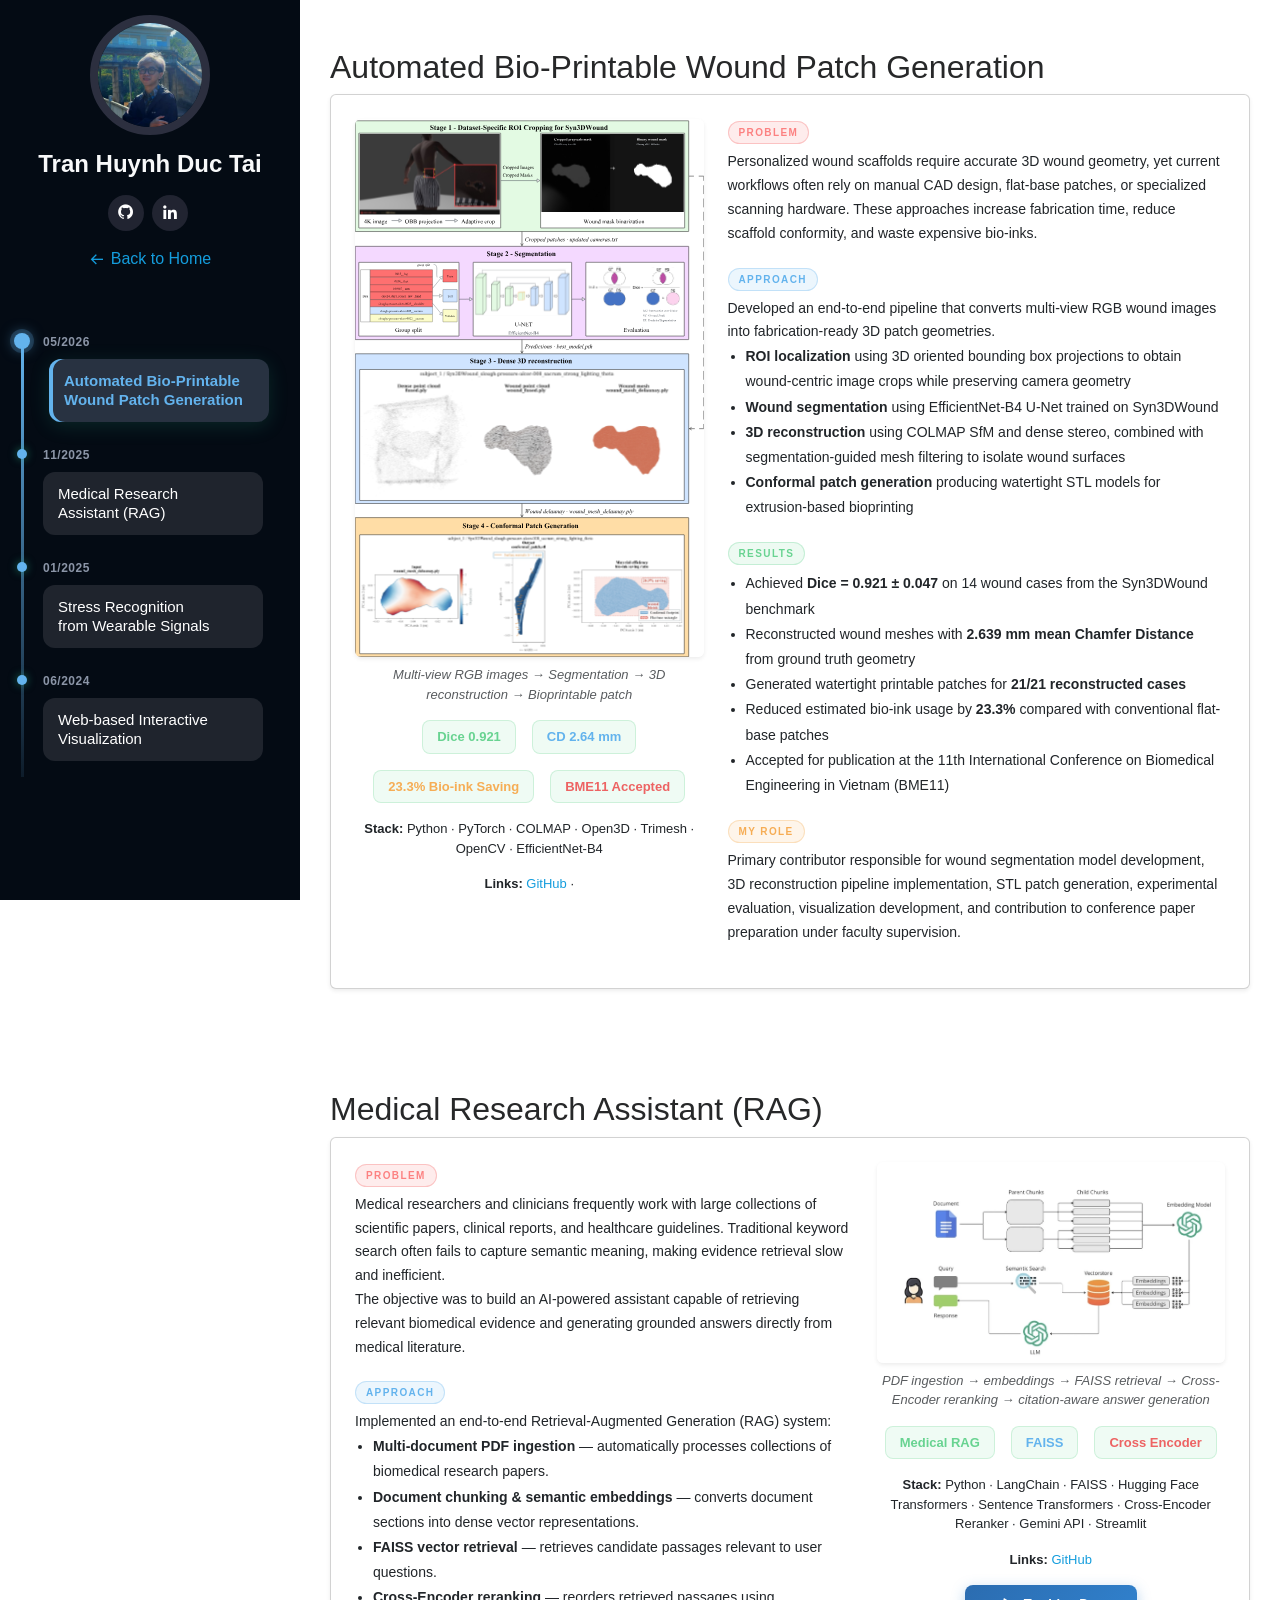
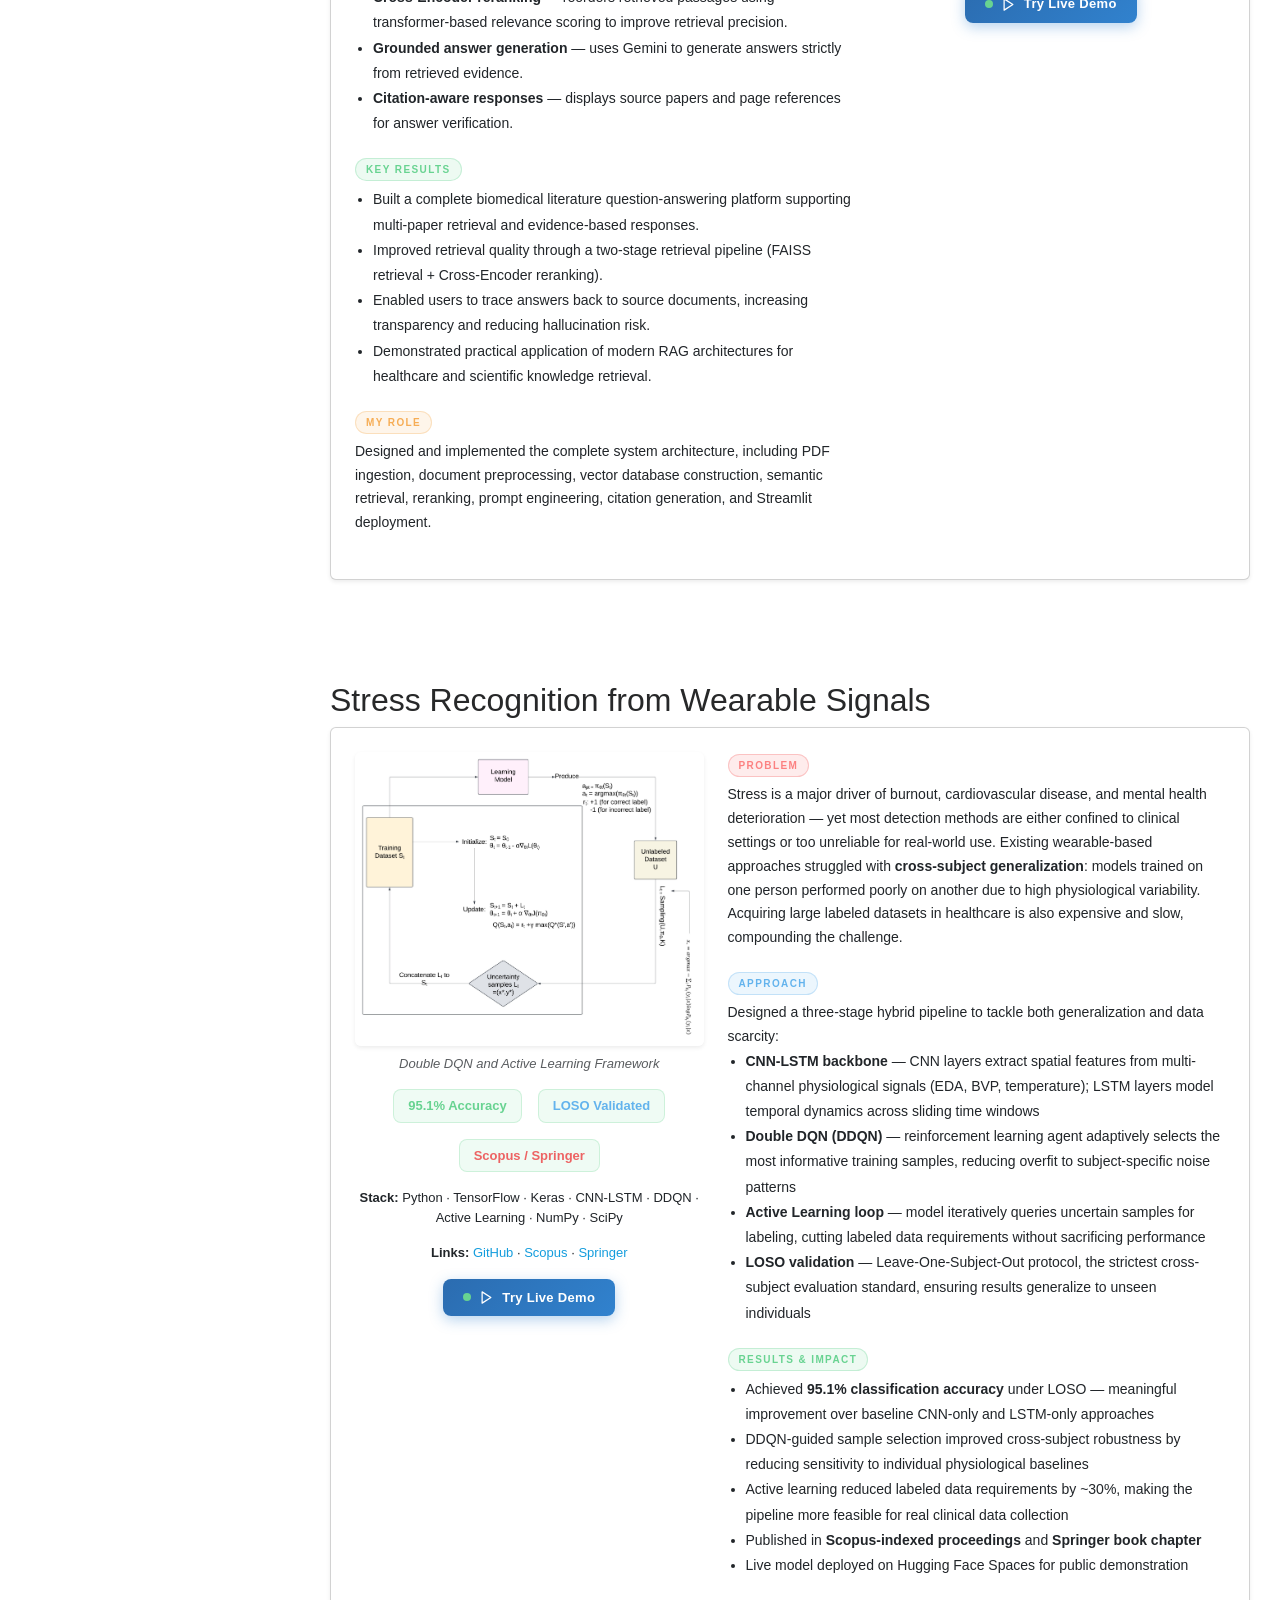
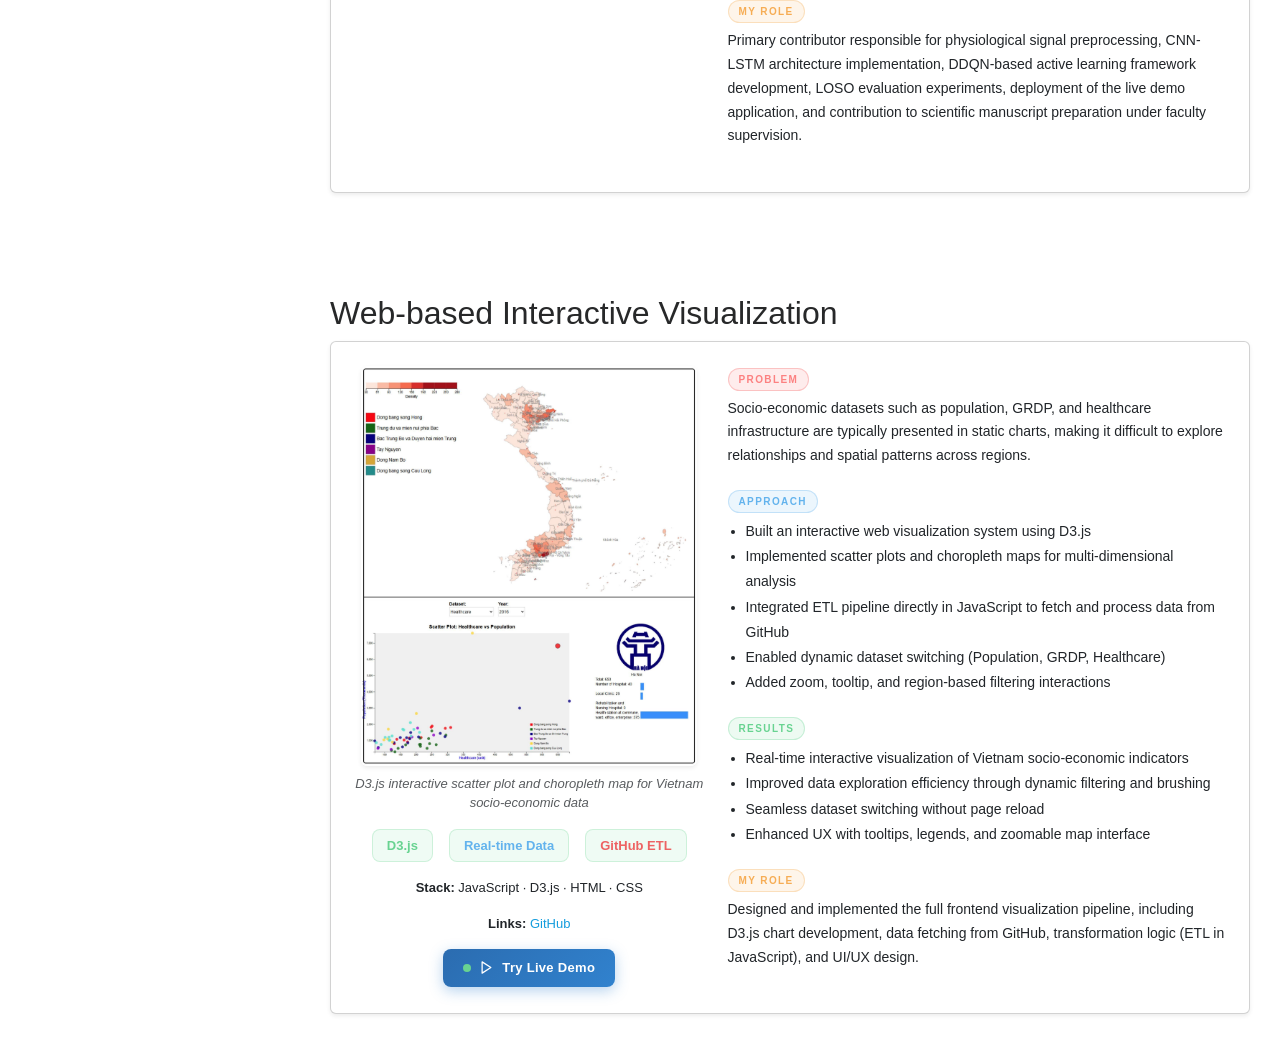
<file: project-details.html>
<!DOCTYPE html>
<html lang="en">

<head>
  <meta charset="utf-8">
  <meta content="width=device-width, initial-scale=1.0" name="viewport">
  <title>Project Details - Tran Huynh Duc Tai</title>

  <!-- Vendor CSS -->
  <link href="assets/vendor/aos/aos.css" rel="stylesheet">
  <link href="assets/vendor/bootstrap/css/bootstrap.min.css" rel="stylesheet">
  <link href="assets/vendor/bootstrap-icons/bootstrap-icons.css" rel="stylesheet">
  <link href="assets/vendor/boxicons/css/boxicons.min.css" rel="stylesheet">
  <!-- Font Awesome -->
  <link rel="stylesheet" href="https://cdnjs.cloudflare.com/ajax/libs/font-awesome/6.5.0/css/all.min.css">
  <link href="assets/css/style.css" rel="stylesheet">

</head>

<body>
<div id="progress-bar"></div>

<i class="bi bi-list mobile-nav-toggle d-xl-none"></i>

<!-- DEMO Project 1 -->
<div class="demo-modal-overlay" id="demoModalOverlay">
  <div class="demo-modal" id="demoModal">
    <div class="demo-modal-header">
      <div class="modal-title-group">
        <span class="demo-badge">Live Demo</span>
        <h5>Stress Prediction App</h5>
        <span class="accuracy-chip">95.1% acc</span>
      </div>
      <button class="demo-close-btn" id="demoCloseBtn" aria-label="Close">&#x2715;</button>
    </div>
    <div class="demo-modal-body">
      <div class="demo-iframe-loader" id="iframeLoader">
        <div class="loader-spinner"></div>
        <span class="loader-text">Loading Hugging Face Space&hellip;</span>
      </div>
      <iframe id="demoIframe" title="Stress Prediction App Demo"
        allow="accelerometer; camera; microphone; clipboard-write; encrypted-media; gyroscope"
        loading="lazy"></iframe>
    </div>
    <div class="demo-modal-footer">
      <span class="footer-note">Powered by Hugging Face Spaces · CNN-LSTM + DDQN</span>
      <a href="https://huggingface.co/spaces/hdtai24/Stress-Prediction-App"
         target="_blank" rel="noopener noreferrer" class="open-hf-btn">
        Open in full page
        <svg viewBox="0 0 24 24" fill="none" stroke="currentColor" stroke-width="2" stroke-linecap="round" stroke-linejoin="round">
          <path d="M18 13v6a2 2 0 0 1-2 2H5a2 2 0 0 1-2-2V8a2 2 0 0 1 2-2h6"/>
          <polyline points="15 3 21 3 21 9"/>
          <line x1="10" y1="14" x2="21" y2="3"/>
        </svg>
      </a>
    </div>
  </div>
</div>

<!-- PROJECT 3 DEMO MODAL -->
<div class="demo-modal-overlay" id="ragDemoModalOverlay">
  <div class="demo-modal" id="ragDemoModal">
    <div class="demo-modal-header">
      <div class="modal-title-group">
        <span class="demo-badge">Live Demo</span>
        <h5>Medical Research Assistant</h5>
        <span class="accuracy-chip">RAG + Gemini</span>
      </div>
      <button class="demo-close-btn" id="ragDemoCloseBtn" aria-label="Close">&#10005;</button>
    </div>
    <div class="demo-modal-body">
      <div class="demo-iframe-loader" id="ragIframeLoader">
        <div class="loader-spinner"></div>
        <span class="loader-text">Loading Hugging Face Space...</span>
      </div>
      <iframe id="ragDemoIframe" title="Medical Research Assistant Demo"
        allow="clipboard-write" loading="lazy"></iframe>
    </div>
    <div class="demo-modal-footer">
      <span class="footer-note">Powered by Hugging Face Spaces · Gemini · FAISS · LangChain</span>
      <a href="https://huggingface.co/spaces/hdtai24/medical-rag-assistant"
         target="_blank" rel="noopener noreferrer" class="open-hf-btn">
        Open in full page
      </a>
    </div>
  </div>
</div>
<!-- PROJECT 4 DEMO MODAL -->
<div class="demo-modal-overlay" id="vizDemoModalOverlay">
  <div class="demo-modal demo-modal-light" id="visDemoModal">

    <div class="demo-modal-header">
      <div class="modal-title-group">
        <span class="demo-badge">Live Demo</span>
        <h5>Interactive Visualization System</h5>
        <span class="accuracy-chip">D3.js</span>
      </div>

      <button class="demo-close-btn"
              id="vizDemoCloseBtn"
              aria-label="Close">
        &#10005;
      </button>
    </div>

    <div class="demo-modal-body">

      <div class="demo-iframe-loader" id="vizIframeLoader">
        <div class="loader-spinner"></div>
        <span class="loader-text">
          Loading Visualization...
        </span>
      </div>

      <iframe id="vizDemoIframe"
              title="Visualization Demo"
              loading="lazy">
      </iframe>

    </div>

    <div class="demo-modal-footer">
      <span class="footer-note">
        Powered by D3.js · GitHub Pages
      </span>

      <a href="https://dstai.github.io/web-based-interactive-visualization/"
         target="_blank"
         class="open-hf-btn">

        Open in full page
      </a>
    </div>

  </div>
</div>

<!-- ===== SIDEBAR HEADER (same layout as index, nav = project timeline) ===== -->
<header id="header">
  <div class="d-flex flex-column">

    <div class="profile text-center">
      <img src="assets/img/profile-1.jpg"
           alt="Tran Huynh Duc Tai"
           class="img-fluid rounded-circle profile-img">

      <h1 class="text-light">Tran Huynh Duc Tai</h1>

      <div class="social-links mt-3">
        <a href="https://github.com/DSTai" target="_blank">
          <i class="bx bxl-github"></i>
        </a>
        <a href="https://www.linkedin.com/in/thdtai/" target="_blank">
          <i class="bx bxl-linkedin"></i>
        </a>
      </div>

      <div class="mt-3">
        <a href="index.html" class="back-home-btn">
          <i class="bx bx-arrow-back"></i>
          Back to Home
        </a>
      </div>
    </div>

    <!-- TIMELINE NAV -->
    <nav id="project-timeline" class="nav-menu navbar">

      <ul class="timeline-list">

        <li>
          <span class="timeline-date">05/2026</span>

          <a href="#project-wound" class="timeline-link">
            <span class="timeline-title">
              Automated Bio-Printable<br>
              Wound Patch Generation
            </span>
          </a>
        </li>

        <li>
          <span class="timeline-date">11/2025</span>

          <a href="#project-rag" class="timeline-link">
            <span class="timeline-title">
              Medical Research<br>
              Assistant (RAG)
            </span>
          </a>
        </li>

        <li>
          <span class="timeline-date">01/2025</span>

          <a href="#project-stress" class="timeline-link active">
            <span class="timeline-title">
              Stress Recognition<br>
              from Wearable Signals
            </span>
          </a>
        </li>
        <!-- PROJECT 4 -->
        <li>
          <span class="timeline-date">06/2024</span>

          <a href="#project-visualization" class="timeline-link">
            <span class="timeline-title">
              Web-based Interactive<br>
              Visualization
            </span>
          </a>
        </li>

      </ul>

    </nav>

  </div>
</header>

<main id="main">
<div class="container mt-5">
  <!-- PROJECT 2: WOUND -->
  <div id="project-wound" data-aos="fade-up" class="mb-5">
    <h2>Automated Bio-Printable Wound Patch Generation</h2>

    <div class="card p-4 shadow-sm">
      <div class="row align-items-start">

        <div class="col-md-5 mb-3 mb-md-0 text-center">
          <img src="assets/img/wound.svg"
               class="img-fluid rounded shadow-sm"
               style="max-height:700px; object-fit:contain;">

          <p class="mt-2 text-muted" style="font-size:13px;">
            <em>Multi-view RGB images → Segmentation → 3D reconstruction → Bioprintable patch</em>
          </p>

          <div class="stat-row justify-content-center mt-3">
            <span class="stat-chip" style="color:#68d391;">Dice 0.921</span>
            <span class="stat-chip" style="color:#63b3ed;">CD 2.64 mm</span>
            <span class="stat-chip" style="color:#f6ad55;">23.3% Bio-ink Saving</span>
            <span class="stat-chip" style="color:hwb(0 39% 7%);">BME11 Accepted</span>
          </div>

          <p class="mt-3" style="font-size:13px;">
            <strong>Stack:</strong>
            Python · PyTorch · COLMAP · Open3D · Trimesh · OpenCV · EfficientNet-B4
          </p>
          <p class="mt-3" style="font-size:13px;">
            <strong>Links:</strong>
            <a href="https://github.com/DSTai/Automated-Bio-Printable-Wound-Patch-Generation" target="_blank">GitHub</a> ·
          </p>
        </div>

        <div class="col-md-7">

          <div class="project-block">
            <span class="project-label label-problem">Problem</span>
            <p>
              Personalized wound scaffolds require accurate 3D wound geometry,
              yet current workflows often rely on manual CAD design,
              flat-base patches, or specialized scanning hardware.
              These approaches increase fabrication time,
              reduce scaffold conformity,
              and waste expensive bio-inks.
            </p>
          </div>

          <div class="project-block">
            <span class="project-label label-approach">Approach</span>
            <p>
              Developed an end-to-end pipeline that converts multi-view RGB wound images
              into fabrication-ready 3D patch geometries.
            </p>
            <ul>
              <li>
                <strong>ROI localization</strong> using 3D oriented bounding box projections
                to obtain wound-centric image crops while preserving camera geometry
              </li>
              <li>
                <strong>Wound segmentation</strong> using
                EfficientNet-B4 U-Net trained on Syn3DWound
              </li>
              <li>
                <strong>3D reconstruction</strong> using COLMAP SfM and dense stereo,
                combined with segmentation-guided mesh filtering
                to isolate wound surfaces
              </li>
              <li>
                <strong>Conformal patch generation</strong>
                producing watertight STL models for extrusion-based bioprinting
              </li>
            </ul>
          </div>

          <div class="project-block">
            <span class="project-label label-result">Results</span>
            <ul>
              <li>
                Achieved <strong>Dice = 0.921 ± 0.047</strong>
                on 14 wound cases from the Syn3DWound benchmark
              </li>
              <li>
                Reconstructed wound meshes with
                <strong>2.639 mm mean Chamfer Distance</strong>
                from ground truth geometry
              </li>
              <li>
                Generated watertight printable patches for
                <strong>21/21 reconstructed cases</strong>
              </li>
              <li>
                Reduced estimated bio-ink usage by
                <strong>23.3%</strong> compared with conventional flat-base patches
              </li>
              <li>
                Accepted for publication at the 11th International Conference on Biomedical Engineering in Vietnam (BME11)
              </li>
            </ul>
          </div>

          <div class="project-block">
            <span class="project-label label-status">My Role</span>
            <p>
              Primary contributor responsible for wound segmentation model development,
              3D reconstruction pipeline implementation,
              STL patch generation,
              experimental evaluation,
              visualization development,
              and contribution to conference paper preparation under faculty supervision.
            </p>
          </div>

        </div>

      </div>
    </div>
  </div>

  <hr class="project-divider">

  <!-- PROJECT 3: MEDICAL RESEARCH ASSISTANT -->
  <div id="project-rag" data-aos="fade-up" class="mb-5">
    <h2>Medical Research Assistant (RAG)</h2>

    <div class="card p-4 shadow-sm">
      <div class="row align-items-start flex-md-row-reverse">

        <div class="col-md-5 mb-3 mb-md-0 text-center">
          <img src="assets/img/qa.png"
               class="img-fluid rounded shadow-sm"
               style="max-height:400px; object-fit:contain;">

          <p class="mt-2 text-muted" style="font-size:13px;">
            <em>PDF ingestion → embeddings → FAISS retrieval → Cross-Encoder reranking → citation-aware answer generation</em>
          </p>

          <div class="stat-row justify-content-center mt-3">
            <span class="stat-chip">Medical RAG</span>
            <span class="stat-chip" style="color:#63b3ed;">FAISS</span>
            <span class="stat-chip" style="color:hwb(0 39% 7%);">Cross Encoder</span>
          </div>

          <p class="mt-3" style="font-size:13px;">
            <strong>Stack:</strong>
            Python · LangChain · FAISS · Hugging Face Transformers · Sentence Transformers · Cross-Encoder Reranker · Gemini API · Streamlit
          </p>

          <p class="mt-3" style="font-size:13px;">
            <strong>Links:</strong>
            <a href="https://github.com/DSTai/medical-rag-assistant" target="_blank">GitHub</a>
          </p>
          <div class="mt-3">
            <button class="btn-demo" id="openRagDemoBtn">
              <span class="live-dot"></span>
              <svg viewBox="0 0 24 24"
                  fill="none"
                  stroke="currentColor"
                  stroke-width="2"
                  stroke-linecap="round"
                  stroke-linejoin="round">
                <polygon points="5 3 19 12 5 21 5 3"/>
              </svg>
              Try Live Demo
            </button>
          </div>
        </div>

        <div class="col-md-7">

          <div class="project-block">
            <span class="project-label label-problem">Problem</span>
            <p>
              Medical researchers and clinicians frequently work with large collections of
              scientific papers, clinical reports, and healthcare guidelines.
              Traditional keyword search often fails to capture semantic meaning,
              making evidence retrieval slow and inefficient.
            </p>
            <p>
              The objective was to build an AI-powered assistant capable of
              retrieving relevant biomedical evidence and generating grounded answers
              directly from medical literature.
            </p>
          </div>

          <div class="project-block">
            <span class="project-label label-approach">Approach</span>
            <p>
              Implemented an end-to-end Retrieval-Augmented Generation (RAG) system:
            </p>
            <ul>
              <li>
                <strong>Multi-document PDF ingestion</strong> —
                automatically processes collections of biomedical research papers.
              </li>
              <li>
                <strong>Document chunking & semantic embeddings</strong> —
                converts document sections into dense vector representations.
              </li>
              <li>
                <strong>FAISS vector retrieval</strong> —
                retrieves candidate passages relevant to user questions.
              </li>
              <li>
                <strong>Cross-Encoder reranking</strong> —
                reorders retrieved passages using transformer-based relevance scoring
                to improve retrieval precision.
              </li>
              <li>
                <strong>Grounded answer generation</strong> —
                uses Gemini to generate answers strictly from retrieved evidence.
              </li>
              <li>
                <strong>Citation-aware responses</strong> —
                displays source papers and page references for answer verification.
              </li>
            </ul>
          </div>

          <div class="project-block">
            <span class="project-label label-result">Key Results</span>
            <ul>
              <li>
                Built a complete biomedical literature question-answering platform
                supporting multi-paper retrieval and evidence-based responses.
              </li>
              <li>
                Improved retrieval quality through a two-stage retrieval pipeline
                (FAISS retrieval + Cross-Encoder reranking).
              </li>
              <li>
                Enabled users to trace answers back to source documents,
                increasing transparency and reducing hallucination risk.
              </li>
              <li>
                Demonstrated practical application of modern RAG architectures
                for healthcare and scientific knowledge retrieval.
              </li>
            </ul>
          </div>

          <div class="project-block">
            <span class="project-label label-status">My Role</span>
            <p>
              Designed and implemented the complete system architecture,
              including PDF ingestion, document preprocessing,
              vector database construction, semantic retrieval,
              reranking, prompt engineering, citation generation,
              and Streamlit deployment.
            </p>
          </div>

        </div>

      </div>
    </div>
  </div>
<hr class="project-divider">
   <!-- PROJECT 1: STRESS -->
  <div id="project-stress" data-aos="fade-up" class="mb-5">
    <h2>Stress Recognition from Wearable Signals</h2>
    <div class="card p-4 shadow-sm">
      <div class="row align-items-start">

        <div class="col-md-5 mb-3 mb-md-0 text-center">
          <img src="assets/img/stress.jpg" class="img-fluid rounded shadow-sm" style="max-height:400px; object-fit:contain;">
          <p class="mt-2 text-muted" style="font-size:13px;"><em> Double DQN and Active Learning Framework</em></p>
          <div class="stat-row justify-content-center mt-3">
            <span class="stat-chip">95.1% Accuracy</span>
            <span class="stat-chip" style="color:#63b3ed;">LOSO Validated</span>
            <span class="stat-chip" style="color:hwb(0 39% 7%);">Scopus / Springer</span>
          </div>
          <p class="mt-3" style="font-size:13px;">
            <strong>Stack:</strong>
            Python · TensorFlow · Keras · CNN-LSTM · DDQN · Active Learning · NumPy · SciPy
          </p>
          <p class="mt-3" style="font-size:13px;">
            <strong>Links:</strong>
            <a href="https://github.com/DSTai/A-Hybrid-Deep-Learning-Approach-to-Stress-Detection" target="_blank">GitHub</a> ·
            <a href="https://www.scopus.com/inward/record.url?eid=2-s2.0-105027208888&partnerID=MN8TOARS" target="_blank">Scopus</a> ·
            <a href="https://link.springer.com/chapter/10.1007/978-3-032-00972-2_24" target="_blank">Springer</a>
          </p>
          <div class="mt-3">
            <button class="btn-demo" id="openDemoBtn">
              <span class="live-dot"></span>
              <svg viewBox="0 0 24 24" fill="none" stroke="currentColor" stroke-width="2" stroke-linecap="round" stroke-linejoin="round">
                <polygon points="5 3 19 12 5 21 5 3"/>
              </svg>
              Try Live Demo
            </button>
          </div>
        </div>

        <div class="col-md-7">
          <div class="project-block">
            <span class="project-label label-problem">Problem</span>
            <p>
              Stress is a major driver of burnout, cardiovascular disease, and mental health deterioration —
              yet most detection methods are either confined to clinical settings or too unreliable for real-world use.
              Existing wearable-based approaches struggled with <strong>cross-subject generalization</strong>:
              models trained on one person performed poorly on another due to high physiological variability.
              Acquiring large labeled datasets in healthcare is also expensive and slow, compounding the challenge.
            </p>
          </div>
          <div class="project-block">
            <span class="project-label label-approach">Approach</span>
            <p>Designed a three-stage hybrid pipeline to tackle both generalization and data scarcity:</p>
            <ul>
              <li><strong>CNN-LSTM backbone</strong> — CNN layers extract spatial features from multi-channel physiological signals (EDA, BVP, temperature); LSTM layers model temporal dynamics across sliding time windows</li>
              <li><strong>Double DQN (DDQN)</strong> — reinforcement learning agent adaptively selects the most informative training samples, reducing overfit to subject-specific noise patterns</li>
              <li><strong>Active Learning loop</strong> — model iteratively queries uncertain samples for labeling, cutting labeled data requirements without sacrificing performance</li>
              <li><strong>LOSO validation</strong> — Leave-One-Subject-Out protocol, the strictest cross-subject evaluation standard, ensuring results generalize to unseen individuals</li>
            </ul>
          </div>
          <div class="project-block">
            <span class="project-label label-result">Results & Impact</span>
            <ul>
              <li>Achieved <strong>95.1% classification accuracy</strong> under LOSO — meaningful improvement over baseline CNN-only and LSTM-only approaches</li>
              <li>DDQN-guided sample selection improved cross-subject robustness by reducing sensitivity to individual physiological baselines</li>
              <li>Active learning reduced labeled data requirements by ~30%, making the pipeline more feasible for real clinical data collection</li>
              <li>Published in <strong>Scopus-indexed proceedings</strong> and <strong>Springer book chapter</strong></li>
              <li>Live model deployed on Hugging Face Spaces for public demonstration</li>
            </ul>
          </div>
          <div class="project-block">
            <span class="project-label label-status">My Role</span>
            <p>
              Primary contributor responsible for physiological signal preprocessing,
              CNN-LSTM architecture implementation,
              DDQN-based active learning framework development,
              LOSO evaluation experiments,
              deployment of the live demo application,
              and contribution to scientific manuscript preparation under faculty supervision.
            </p>
          </div>
        </div>

      </div>
    </div>
  </div>
  <hr class="project-divider">
  <!-- PROJECT 4: WEB VISUALIZATION -->
<div id="project-visualization" data-aos="fade-up" class="mb-5">
  <h2>Web-based Interactive Visualization</h2>

  <div class="card p-4 shadow-sm">
    <div class="row align-items-start">

      <div class="col-md-5 mb-3 mb-md-0 text-center">
        <img src="assets/img/project-4.jpg"
             class="img-fluid rounded shadow-sm"
             style="max-height:400px; object-fit:contain;">

        <p class="mt-2 text-muted" style="font-size:13px;">
          <em>D3.js interactive scatter plot and choropleth map for Vietnam socio-economic data</em>
        </p>

        <div class="stat-row justify-content-center mt-3">
          <span class="stat-chip">D3.js</span>
          <span class="stat-chip" style="color:#63b3ed;">Real-time Data</span>
          <span class="stat-chip" style="color:hwb(0 39% 7%);">GitHub ETL</span>
        </div>

        <p class="mt-3" style="font-size:13px;">
          <strong>Stack:</strong>
          JavaScript · D3.js · HTML · CSS 
        </p>

        <p class="mt-3" style="font-size:13px;">
          <strong>Links:</strong>
          <a href="https://github.com/DSTai/web-based-interactive-visualization" target="_blank">GitHub</a>
        </p>
        <div class="mt-3">
          <button class="btn-demo" id="openVizDemoBtn">
            <span class="live-dot"></span>

            <svg viewBox="0 0 24 24"
                fill="none"
                stroke="currentColor"
                stroke-width="2"
                stroke-linecap="round"
                stroke-linejoin="round">
              <polygon points="5 3 19 12 5 21 5 3"/>
            </svg>

            Try Live Demo
          </button>
        </div>
      </div>

      <div class="col-md-7">

        <div class="project-block">
          <span class="project-label label-problem">Problem</span>
          <p>
            Socio-economic datasets such as population, GRDP, and healthcare infrastructure
            are typically presented in static charts, making it difficult to explore relationships
            and spatial patterns across regions.
          </p>
        </div>

        <div class="project-block">
          <span class="project-label label-approach">Approach</span>
          <ul>
            <li>Built an interactive web visualization system using D3.js</li>
            <li>Implemented scatter plots and choropleth maps for multi-dimensional analysis</li>
            <li>Integrated ETL pipeline directly in JavaScript to fetch and process data from GitHub</li>
            <li>Enabled dynamic dataset switching (Population, GRDP, Healthcare)</li>
            <li>Added zoom, tooltip, and region-based filtering interactions</li>
          </ul>
        </div>

        <div class="project-block">
          <span class="project-label label-result">Results</span>
          <ul>
            <li>Real-time interactive visualization of Vietnam socio-economic indicators</li>
            <li>Improved data exploration efficiency through dynamic filtering and brushing</li>
            <li>Seamless dataset switching without page reload</li>
            <li>Enhanced UX with tooltips, legends, and zoomable map interface</li>
          </ul>
        </div>

        <div class="project-block">
          <span class="project-label label-status">My Role</span>
          <p>
            Designed and implemented the full frontend visualization pipeline,
            including D3.js chart development, data fetching from GitHub,
            transformation logic (ETL in JavaScript), and UI/UX design.
          </p>
        </div>

      </div>
    </div>
  </div>
</div>
</div>
</main>

<!-- JS -->
<script src="assets/vendor/purecounter/purecounter_vanilla.js"></script>
<script src="assets/vendor/aos/aos.js"></script>
<script src="assets/vendor/bootstrap/js/bootstrap.bundle.min.js"></script>
<script src="assets/vendor/glightbox/js/glightbox.min.js"></script>
<script src="assets/vendor/isotope-layout/isotope.pkgd.min.js"></script>
<script src="assets/vendor/swiper/swiper-bundle.min.js"></script>
<script src="assets/vendor/typed.js/typed.umd.js"></script>
<script src="assets/vendor/waypoints/noframework.waypoints.js"></script>
<script src="assets/js/main.js"></script>


<a href="#" class="back-to-top">
  <i class="bi bi-arrow-up-short"></i>
</a>
</body>
</html>
</file>
<file: assets/css/style.css>
/**
* Template Name: iPortfolio
* Template URL: https://bootstrapmade.com/iportfolio-bootstrap-portfolio-websites-template/
* Updated: Mar 17 2024 with Bootstrap v5.3.3
* Author: BootstrapMade.com
* License: https://bootstrapmade.com/license/
*/

/*--------------------------------------------------------------
# General
--------------------------------------------------------------*/
body {
  font-family: "Open Sans", sans-serif;
  color: #272829;
}

a {
  color: #149ddd;
  text-decoration: none;
}

a:hover {
  color: #37b3ed;
  text-decoration: none;
}

h1,
h2,
h3,
h4,
h5,
h6 {
  font-family: "Raleway", sans-serif;
}

/*--------------------------------------------------------------
# Back to top button
--------------------------------------------------------------*/
.back-to-top {
  position: fixed;
  visibility: hidden;
  opacity: 0;
  right: 15px;
  bottom: 15px;
  z-index: 996;
  background: #149ddd;
  width: 40px;
  height: 40px;
  border-radius: 50px;
  transition: all 0.4s;
}

.back-to-top i {
  font-size: 28px;
  color: #fff;
  line-height: 0;
}

.back-to-top:hover {
  background: #2eafec;
  color: #fff;
}

.back-to-top.active {
  visibility: visible;
  opacity: 1;
}

/*--------------------------------------------------------------
# Header
--------------------------------------------------------------*/
#header {
  position: fixed;
  top: 0;
  left: 0;
  bottom: 0;
  width: 300px;
  transition: all ease-in-out 0.5s;
  z-index: 9997;
  transition: all 0.5s;
  padding: 0 15px;
  background: #040b14;
  overflow-y: auto;
}

#header .profile img {
  margin: 15px auto;
  display: block;
  width: 120px;
  border: 8px solid #2c2f3f;
}

#header .profile h1 {
  font-size: 24px;
  margin: 0;
  padding: 0;
  font-weight: 600;
  -moz-text-align-last: center;
  text-align-last: center;
  font-family: "Poppins", sans-serif;
}

#header .profile h1 a,
#header .profile h1 a:hover {
  color: #fff;
  text-decoration: none;
}

#header .profile .social-links a {
  font-size: 18px;
  display: inline-block;
  background: #212431;
  color: #fff;
  line-height: 1;
  padding: 8px 0;
  margin-right: 4px;
  border-radius: 50%;
  text-align: center;
  width: 36px;
  height: 36px;
  transition: 0.3s;
}

#header .profile .social-links a:hover {
  background: #149ddd;
  color: #fff;
  text-decoration: none;
}

#main {
  margin-left: 300px;
}

.container,
.container-fluid {
  padding-left: 30px;
  padding-right: 30px;
}

@media (max-width: 1199px) {
  #header {
    left: -300px;
  }

  #main {
    margin-left: 0;
  }

  .container,
  .container-fluid {
    padding-left: 12px;
    padding-right: 12px;
  }
}

/*--------------------------------------------------------------
# Navigation Menu
--------------------------------------------------------------*/
/* Desktop Navigation */
.nav-menu {
  padding: 30px 0 0 0;
}

.nav-menu * {
  margin: 0;
  padding: 0;
  list-style: none;
}

.nav-menu>ul>li {
  position: relative;
  white-space: nowrap;
}

.nav-menu a,
.nav-menu a:focus {
  display: flex;
  align-items: center;
  color: #a8a9b4;
  padding: 12px 15px;
  margin-bottom: 8px;
  transition: 0.3s;
  font-size: 15px;
}

.nav-menu a i,
.nav-menu a:focus i {
  font-size: 24px;
  padding-right: 8px;
  color: #6f7180;
}

.nav-menu a:hover,
.nav-menu .active,
.nav-menu .active:focus,
.nav-menu li:hover>a {
  text-decoration: none;
  color: #fff;
}

.nav-menu a:hover i,
.nav-menu .active i,
.nav-menu .active:focus i,
.nav-menu li:hover>a i {
  color: #149ddd;
}

/* Mobile Navigation */
.mobile-nav-toggle {
  position: fixed;
  right: 15px;
  top: 15px;
  z-index: 9998;
  border: 0;
  font-size: 24px;
  transition: all 0.4s;
  outline: none !important;
  background-color: #149ddd;
  color: #fff;
  width: 40px;
  height: 40px;
  display: inline-flex;
  align-items: center;
  justify-content: center;
  line-height: 0;
  border-radius: 50px;
  cursor: pointer;
}

.mobile-nav-active {
  overflow: hidden;
}

.mobile-nav-active #header {
  left: 0;
}

/*--------------------------------------------------------------
# Hero Section
--------------------------------------------------------------*/
#hero {
  width: 100%;
  height: 80vh;
  background: url("../img/hero-bg.jpg") top center;
  background-size: cover;
  position: relative;
}

#hero:before {
  content: "";
  background: rgba(5, 13, 24, 0.3);
  position: absolute;
  bottom: 0;
  top: 0;
  left: 0;
  right: 0;
  z-index: 1;
}

#hero .hero-container {
  position: relative;
  z-index: 2;
  min-width: 300px;
}

#hero h1 {
  margin: 0 0 10px 0;
  font-size: 64px;
  font-weight: 700;
  line-height: 56px;
  color: #fff;
}

#hero p {
  color: #fff;
  margin-bottom: 50px;
  font-size: 26px;
  font-family: "Poppins", sans-serif;
}

#hero p span {
  color: #fff;
  padding-bottom: 4px;
  letter-spacing: 1px;
  border-bottom: 3px solid #149ddd;
}

@media (min-width: 1024px) {
  #hero {
    background-attachment: fixed;
  }
}

@media (max-width: 768px) {
  #hero h1 {
    font-size: 28px;
    line-height: 36px;
  }

  #hero h2 {
    font-size: 18px;
    line-height: 24px;
    margin-bottom: 30px;
  }
}

/*--------------------------------------------------------------
# Sections General
--------------------------------------------------------------*/
section {
  padding: 60px 0;
  overflow: hidden;
}

.section-bg {
  background: #f5f8fd;
}

.section-title {
  padding-bottom: 30px;
}

.section-title h2 {
  font-size: 32px;
  font-weight: bold;
  margin-bottom: 20px;
  padding-bottom: 20px;
  position: relative;
  color: #173b6c;
}

.section-title h2::after {
  content: "";
  position: absolute;
  display: block;
  width: 50px;
  height: 3px;
  background: #149ddd;
  bottom: 0;
  left: 0;
}

.section-title p {
  margin-bottom: 0;
}

/*--------------------------------------------------------------
# About
--------------------------------------------------------------*/
.about .content h3 {
  font-weight: 700;
  font-size: 26px;
  color: #173b6c;
}

.about .content ul {
  list-style: none;
  padding: 0;
}

.about .content ul li {
  margin-bottom: 20px;
  display: flex;
  align-items: center;
}

.about .content ul strong {
  margin-right: 10px;
}

.about .content ul i {
  font-size: 16px;
  margin-right: 5px;
  color: #149ddd;
  line-height: 0;
}

.about .content p:last-child {
  margin-bottom: 0;
}

/*--------------------------------------------------------------
# Facts
--------------------------------------------------------------*/
.facts {
  padding-bottom: 30px;
}

.facts .count-box {
  padding: 30px;
  width: 100%;
}

.facts .count-box i {
  display: block;
  font-size: 44px;
  color: #149ddd;
  float: left;
  line-height: 0;
}

.facts .count-box span {
  font-size: 48px;
  line-height: 40px;
  display: block;
  font-weight: 700;
  color: #050d18;
  margin-left: 60px;
}

.facts .count-box p {
  padding: 15px 0 0 0;
  margin: 0 0 0 60px;
  font-family: "Raleway", sans-serif;
  font-size: 14px;
  color: #122f57;
}

.facts .count-box a {
  font-weight: 600;
  display: block;
  margin-top: 20px;
  color: #122f57;
  font-size: 15px;
  font-family: "Poppins", sans-serif;
  transition: ease-in-out 0.3s;
}

.facts .count-box a:hover {
  color: #1f5297;
}

/*--------------------------------------------------------------
# Akills
--------------------------------------------------------------*/
.skills .progress {
  height: 60px;
  display: block;
  background: none;
  border-radius: 0;
}

.skills .progress .skill {
  padding: 0;
  margin: 0 0 6px 0;
  text-transform: uppercase;
  display: block;
  font-weight: 600;
  font-family: "Poppins", sans-serif;
  color: #050d18;
}

.skills .progress .skill .val {
  float: right;
  font-style: normal;
}

.skills .progress-bar-wrap {
  background: #dce8f8;
  height: 10px;
}

.skills .progress-bar {
  width: 1px;
  height: 10px;
  transition: 0.9s;
  background-color: #149ddd;
}

/*--------------------------------------------------------------
# Resume
--------------------------------------------------------------*/
.resume .resume-title {
  font-size: 26px;
  font-weight: 700;
  margin-top: 20px;
  margin-bottom: 20px;
  color: #050d18;
}

.resume .resume-item {
  padding: 0 0 20px 20px;
  margin-top: -2px;
  border-left: 2px solid #1f5297;
  position: relative;
}

.resume .resume-item h4 {
  line-height: 18px;
  font-size: 18px;
  font-weight: 600;
  text-transform: uppercase;
  font-family: "Poppins", sans-serif;
  color: #050d18;
  margin-bottom: 10px;
}

.resume .resume-item h5 {
  font-size: 16px;
  background: #e4edf9;
  padding: 5px 15px;
  display: inline-block;
  font-weight: 600;
  margin-bottom: 10px;
}

.resume .resume-item ul {
  padding-left: 20px;
}

.resume .resume-item ul li {
  padding-bottom: 10px;
}

.resume .resume-item:last-child {
  padding-bottom: 0;
}

.resume .resume-item::before {
  content: "";
  position: absolute;
  width: 16px;
  height: 16px;
  border-radius: 50px;
  left: -9px;
  top: 0;
  background: #fff;
  border: 2px solid #1f5297;
}

/*--------------------------------------------------------------
# Portfolio
--------------------------------------------------------------*/
.portfolio-wrap {
  height: 220px; /* chỉnh chiều cao bạn muốn */
  transition: transform 0.3s ease;
  border-radius: 12px;
  overflow: hidden;
}

.portfolio-wrap img {
  width: 100%;
  height: 100%;
  object-fit: contain; /* 🔥 quan trọng */
}

.portfolio .portfolio-item {
  margin-bottom: 30px;
}

.portfolio #portfolio-flters {
  padding: 0;
  margin: 0 auto 35px auto;
  list-style: none;
  text-align: center;
  background: #fff;
  border-radius: 50px;
  padding: 2px 15px;
}

.portfolio #portfolio-flters li {
  cursor: pointer;
  display: inline-block;
  padding: 10px 15px 8px 15px;
  font-size: 14px;
  font-weight: 600;
  line-height: 1;
  text-transform: uppercase;
  color: #272829;
  margin-bottom: 5px;
  transition: all 0.3s ease-in-out;
}

.portfolio #portfolio-flters li:hover,
.portfolio #portfolio-flters li.filter-active {
  color: #149ddd;
}

.portfolio #portfolio-flters li:last-child {
  margin-right: 0;
}

.portfolio .portfolio-wrap {
  transition: 0.3s;
  position: relative;
  overflow: hidden;
  z-index: 1;
}

.portfolio .portfolio-wrap::before {
  content: "";
  background: rgba(255, 255, 255, 0.5);
  position: absolute;
  left: 0;
  right: 0;
  top: 0;
  bottom: 0;
  transition: all ease-in-out 0.3s;
  z-index: 2;
  opacity: 0;
}

.portfolio .portfolio-wrap .portfolio-links {
  opacity: 1;
  left: 0;
  right: 0;
  bottom: -60px;
  z-index: 3;
  position: absolute;
  transition: all ease-in-out 0.3s;
  display: flex;
  justify-content: center;
}

.portfolio .portfolio-wrap .portfolio-links a {
  color: #fff;
  font-size: 28px;
  text-align: center;
  background: rgba(20, 157, 221, 0.75);
  transition: 0.3s;
  width: 50%;
}

.portfolio .portfolio-wrap .portfolio-links a:hover {
  background: rgba(20, 157, 221, 0.95);
}

.portfolio .portfolio-wrap .portfolio-links a+a {
  border-left: 1px solid #37b3ed;
}
.portfolio-wrap:hover {
  transform: translateY(-8px) scale(1.02);
  box-shadow: 0 12px 35px rgba(0,0,0,0.15);
}
.portfolio .portfolio-wrap:hover::before {
  top: 0;
  left: 0;
  right: 0;
  bottom: 0;
  opacity: 1;
}

.portfolio .portfolio-wrap:hover .portfolio-links {
  opacity: 1;
  bottom: 0;
}

/*--------------------------------------------------------------
# Portfolio Details
--------------------------------------------------------------*/
.portfolio-details {
  padding-top: 40px;
}

.portfolio-details .portfolio-details-slider img {
  width: 100%;
}

.portfolio-details .portfolio-details-slider .swiper-pagination {
  margin-top: 20px;
  position: relative;
}

.portfolio-details .portfolio-details-slider .swiper-pagination .swiper-pagination-bullet {
  width: 12px;
  height: 12px;
  background-color: #fff;
  opacity: 1;
  border: 1px solid #149ddd;
}

.portfolio-details .portfolio-details-slider .swiper-pagination .swiper-pagination-bullet-active {
  background-color: #149ddd;
}

.portfolio-details .portfolio-info {
  padding: 30px;
  box-shadow: 0px 0 30px rgba(5, 13, 24, 0.08);
}

.portfolio-details .portfolio-info h3 {
  font-size: 22px;
  font-weight: 700;
  margin-bottom: 20px;
  padding-bottom: 20px;
  border-bottom: 1px solid #eee;
}

.portfolio-details .portfolio-info ul {
  list-style: none;
  padding: 0;
  font-size: 15px;
}

.portfolio-details .portfolio-info ul li+li {
  margin-top: 10px;
}

.portfolio-details .portfolio-description {
  padding-top: 30px;
}

.portfolio-details .portfolio-description h2 {
  font-size: 26px;
  font-weight: 700;
  margin-bottom: 20px;
}

.portfolio-details .portfolio-description p {
  padding: 0;
}

/*--------------------------------------------------------------
# Services
--------------------------------------------------------------*/
.services .icon-box {
  margin-bottom: 20px;
}

.services .icon {
  float: left;
  display: flex;
  align-items: center;
  justify-content: center;
  width: 54px;
  height: 54px;
  background: #149ddd;
  border-radius: 50%;
  transition: 0.5s;
  border: 1px solid #149ddd;
}

.services .icon i {
  color: #fff;
  font-size: 24px;
  line-height: 0;
}

.services .icon-box:hover .icon {
  background: #fff;
}

.services .icon-box:hover .icon i {
  color: #149ddd;
}

.services .title {
  margin-left: 80px;
  font-weight: 700;
  margin-bottom: 15px;
  font-size: 18px;
}

.services .title a {
  color: #343a40;
}

.services .title a:hover {
  color: #149ddd;
}

.services .description {
  margin-left: 80px;
  line-height: 24px;
  font-size: 14px;
}

/*--------------------------------------------------------------
# Testimonials
--------------------------------------------------------------*/
.testimonials .testimonials-carousel,
.testimonials .testimonials-slider {
  overflow: hidden;
}

.testimonials .testimonial-item {
  box-sizing: content-box;
  text-align: center;
  min-height: 320px;
}

.testimonials .testimonial-item .testimonial-img {
  width: 90px;
  border-radius: 50%;
  margin: 0 auto;
}

.testimonials .testimonial-item h3 {
  font-size: 18px;
  font-weight: bold;
  margin: 10px 0 5px 0;
  color: #111;
}

.testimonials .testimonial-item h4 {
  font-size: 14px;
  color: #999;
  margin: 0;
}

.testimonials .testimonial-item .quote-icon-left,
.testimonials .testimonial-item .quote-icon-right {
  color: #c3e8fa;
  font-size: 26px;
}

.testimonials .testimonial-item .quote-icon-left {
  display: inline-block;
  left: -5px;
  position: relative;
}

.testimonials .testimonial-item .quote-icon-right {
  display: inline-block;
  right: -5px;
  position: relative;
  top: 10px;
}

.testimonials .testimonial-item p {
  font-style: italic;
  margin: 0 15px 15px 15px;
  padding: 20px;
  background: #fff;
  position: relative;
  margin-bottom: 35px;
  border-radius: 6px;
  box-shadow: 0px 2px 15px rgba(0, 0, 0, 0.1);
}

.testimonials .testimonial-item p::after {
  content: "";
  width: 0;
  height: 0;
  border-top: 20px solid #fff;
  border-right: 20px solid transparent;
  border-left: 20px solid transparent;
  position: absolute;
  bottom: -20px;
  left: calc(50% - 20px);
}

.testimonials .swiper-pagination {
  margin-top: 20px;
  position: relative;
}

.testimonials .swiper-pagination .swiper-pagination-bullet {
  width: 12px;
  height: 12px;
  background-color: #fff;
  opacity: 1;
  border: 1px solid #149ddd;
}

.testimonials .swiper-pagination .swiper-pagination-bullet-active {
  background-color: #149ddd;
}

/*--------------------------------------------------------------
# Contact
--------------------------------------------------------------*/
.contact {
  padding-bottom: 130px;
}

.contact .info {
  padding: 30px;
  background: #fff;
  width: 100%;
  box-shadow: 0 0 24px 0 rgba(0, 0, 0, 0.12);
}

.contact .info i {
  font-size: 20px;
  color: #149ddd;
  float: left;
  width: 44px;
  height: 44px;
  background: #dff3fc;
  display: flex;
  justify-content: center;
  align-items: center;
  border-radius: 50px;
  transition: all 0.3s ease-in-out;
}

.contact .info h4 {
  padding: 0 0 0 60px;
  font-size: 22px;
  font-weight: 600;
  margin-bottom: 5px;
  color: #050d18;
}

.contact .info p {
  padding: 0 0 10px 60px;
  margin-bottom: 20px;
  font-size: 14px;
  color: #173b6c;
}

.contact .info .email p {
  padding-top: 5px;
}

.contact .info .social-links {
  padding-left: 60px;
}

.contact .info .social-links a {
  font-size: 18px;
  display: inline-block;
  background: #333;
  color: #fff;
  line-height: 1;
  padding: 8px 0;
  border-radius: 50%;
  text-align: center;
  width: 36px;
  height: 36px;
  transition: 0.3s;
  margin-right: 10px;
}

.contact .info .social-links a:hover {
  background: #149ddd;
  color: #fff;
}

.contact .info .email:hover i,
.contact .info .address:hover i,
.contact .info .phone:hover i {
  background: #149ddd;
  color: #fff;
}

.contact .php-email-form {
  width: 100%;
  padding: 30px;
  background: #fff;
  box-shadow: 0 0 24px 0 rgba(0, 0, 0, 0.12);
}

.contact .php-email-form .form-group {
  padding-bottom: 8px;
}

.contact .php-email-form .validate {
  display: none;
  color: red;
  margin: 0 0 15px 0;
  font-weight: 400;
  font-size: 13px;
}

.contact .php-email-form .error-message {
  display: none;
  color: #fff;
  background: #ed3c0d;
  text-align: left;
  padding: 15px;
  font-weight: 600;
}

.contact .php-email-form .error-message br+br {
  margin-top: 25px;
}

.contact .php-email-form .sent-message {
  display: none;
  color: #fff;
  background: #18d26e;
  text-align: center;
  padding: 15px;
  font-weight: 600;
}

.contact .php-email-form .loading {
  display: none;
  background: #fff;
  text-align: center;
  padding: 15px;
}

.contact .php-email-form .loading:before {
  content: "";
  display: inline-block;
  border-radius: 50%;
  width: 24px;
  height: 24px;
  margin: 0 10px -6px 0;
  border: 3px solid #18d26e;
  border-top-color: #eee;
  animation: animate-loading 1s linear infinite;
}

.contact .php-email-form .form-group {
  margin-bottom: 15px;
}

.contact .php-email-form label {
  padding-bottom: 8px;
}

.contact .php-email-form input,
.contact .php-email-form textarea {
  border-radius: 0;
  box-shadow: none;
  font-size: 14px;
}

.contact .php-email-form input {
  height: 44px;
}

.contact .php-email-form textarea {
  padding: 10px 15px;
}

.contact .php-email-form button[type=submit] {
  background: #149ddd;
  border: 0;
  padding: 10px 24px;
  color: #fff;
  transition: 0.4s;
  border-radius: 4px;
}

.contact .php-email-form button[type=submit]:hover {
  background: #37b3ed;
}

@keyframes animate-loading {
  0% {
    transform: rotate(0deg);
  }

  100% {
    transform: rotate(360deg);
  }
}

/*--------------------------------------------------------------
# Breadcrumbs
--------------------------------------------------------------*/
.breadcrumbs {
  padding: 20px 0;
  background: #f9f9f9;
}

.breadcrumbs h2 {
  font-size: 26px;
  font-weight: 300;
}

.breadcrumbs ol {
  display: flex;
  flex-wrap: wrap;
  list-style: none;
  padding: 0;
  margin: 0;
  font-size: 15px;
}

.breadcrumbs ol li+li {
  padding-left: 10px;
}

.breadcrumbs ol li+li::before {
  display: inline-block;
  padding-right: 10px;
  color: #0e2442;
  content: "/";
}

@media (max-width: 768px) {
  .breadcrumbs .d-flex {
    display: block !important;
  }

  .breadcrumbs ol {
    display: block;
  }

  .breadcrumbs ol li {
    display: inline-block;
  }
}

/*--------------------------------------------------------------
# Footer
--------------------------------------------------------------*/
#footer {
  padding: 15px;
  color: #f4f6fd;
  font-size: 14px;
  position: fixed;
  left: 0;
  bottom: 0;
  width: 300px;
  z-index: 9999;
  background: #040b14;
}

#footer .copyright {
  text-align: center;
}

#footer .credits {
  padding-top: 5px;
  text-align: center;
  font-size: 13px;
  color: #eaebf0;
}

@media (max-width: 1199px) {
  #footer {
    position: static;
    width: auto;
    padding-right: 20px 15px;
  }
}

/* scroll progress indicator*/
#progress-bar {
  position: fixed;
  top: 0;
  left: 0;
  height: 3px;
  background: #38bdf8;
  width: 0%;
  z-index: 9999;
}

/*tech tags */
.tech-tags {
  margin-top: 10px;
  display: flex;
  flex-wrap: wrap;
  gap: 8px;
}

.tech-tags span {
  font-size: 12px;
  padding: 5px 10px;
  border-radius: 999px;
  background: rgba(56, 189, 248, 0.15);
  color: #38bdf8;
  border: 1px solid rgba(56, 189, 248, 0.3);
  transition: 0.2s;
}

.tech-tags span:hover {
  transform: translateY(-2px);
  background: rgba(56, 189, 248, 0.3);
}


    .project-label {
      display: inline-block;
      font-size: 10px;
      font-weight: 700;
      letter-spacing: 1.4px;
      text-transform: uppercase;
      padding: 3px 10px;
      border-radius: 20px;
      margin-bottom: 6px;
    }
    .label-problem  { background: rgba(245,101,101,0.12); color: #fc8181; border: 1px solid rgba(245,101,101,0.3); }
    .label-approach { background: rgba(99,179,237,0.12);  color: #63b3ed; border: 1px solid rgba(99,179,237,0.3);  }
    .label-result   { background: rgba(104,211,145,0.12); color: #68d391; border: 1px solid rgba(104,211,145,0.3); }
    .label-status   { background: rgba(246,173,85,0.12);  color: #f6ad55; border: 1px solid rgba(246,173,85,0.3);  }

    .project-block { margin-bottom: 20px; }
    .project-block p  { margin-bottom: 0; font-size: 14px; line-height: 1.7; }
    .project-block ul { font-size: 14px; line-height: 1.8; margin-bottom: 0; padding-left: 18px; }

    .stat-row { display: flex; gap: 16px; flex-wrap: wrap; margin: 12px 0; }
    .stat-chip {
      background: rgba(104,211,145,0.1);
      border: 1px solid rgba(104,211,145,0.25);
      border-radius: 8px; padding: 6px 14px;
      font-size: 13px; font-weight: 600; color: #68d391;
    }

    /* Demo Modal */
    .demo-modal-overlay {
      display: none; position: fixed; inset: 0;
      background: rgba(10,10,20,0.82); backdrop-filter: blur(6px);
      z-index: 9999; align-items: center; justify-content: center;
    }
    .demo-modal-overlay.active { display: flex; }
    .demo-modal {
      background: #0f1117; border: 1px solid rgba(99,179,237,0.25);
      border-radius: 16px; width: min(96vw, 1200px); max-height: 95vh;
      display: flex; flex-direction: column;
      box-shadow: 0 0 60px rgba(99,179,237,0.12), 0 24px 64px rgba(0,0,0,0.6);
      overflow: hidden; animation: modalIn 0.35s cubic-bezier(0.22,1,0.36,1);
    }
    @keyframes modalIn {
      from { opacity: 0; transform: translateY(28px) scale(0.97); }
      to   { opacity: 1; transform: translateY(0) scale(1); }
    }
    .demo-modal-header {
      display: flex; align-items: center; justify-content: space-between;
      padding: 18px 24px; border-bottom: 1px solid rgba(255,255,255,0.08);
      background: linear-gradient(135deg, #0d1b2a 0%, #1a2744 100%); flex-shrink: 0;
    }
    .demo-modal-header .modal-title-group { display: flex; align-items: center; gap: 12px; }
    .demo-badge {
      background: linear-gradient(135deg, #63b3ed, #4299e1); color: #fff;
      font-size: 10px; font-weight: 700; letter-spacing: 1.5px; text-transform: uppercase;
      padding: 3px 10px; border-radius: 20px;
    }
    .demo-modal-header h5 {
      margin: 0; font-size: 15px; font-weight: 600;
      color: #e2e8f0; font-family: 'Courier New', monospace;
    }
    .demo-modal-header .accuracy-chip {
      font-size: 12px; color: #68d391; background: rgba(104,211,145,0.12);
      border: 1px solid rgba(104,211,145,0.3); border-radius: 20px; padding: 2px 10px; font-weight: 600;
    }
    .demo-close-btn {
      width: 32px; height: 32px; border-radius: 50%;
      border: 1px solid rgba(255,255,255,0.15); background: rgba(255,255,255,0.06);
      color: #a0aec0; cursor: pointer; display: flex; align-items: center;
      justify-content: center; font-size: 18px; line-height: 1; transition: all 0.2s;
    }
    .demo-close-btn:hover { background: rgba(245,101,101,0.2); border-color: rgba(245,101,101,0.4); color: #fc8181; }
    .demo-modal-body { flex: 1; overflow: hidden; position: relative; min-height: 560px; }
    .demo-iframe-loader {
      position: absolute; inset: 0; display: flex; flex-direction: column;
      align-items: center; justify-content: center; gap: 16px;
      background: #0f1117; z-index: 2; transition: opacity 0.4s;
    }
    .demo-iframe-loader.hidden { opacity: 0; pointer-events: none; }
    .loader-spinner {
      width: 44px; height: 44px; border: 3px solid rgba(99,179,237,0.15);
      border-top-color: #63b3ed; border-radius: 50%; animation: spin 0.9s linear infinite;
    }
    @keyframes spin { to { transform: rotate(360deg); } }
    .loader-text { color: #718096; font-size: 13px; font-family: 'Courier New', monospace; letter-spacing: 0.5px; }
    .demo-modal-body iframe {
      width: 100%; height: 100%; min-height: 560px;
      border: none; display: block; position: relative; z-index: 1;
    }
    .demo-modal-footer {
      padding: 12px 24px; border-top: 1px solid rgba(255,255,255,0.06);
      background: #0a0d14; display: flex; align-items: center; justify-content: space-between; flex-shrink: 0;
    }
    .demo-modal-footer .footer-note { font-size: 11px; color: #4a5568; font-family: 'Courier New', monospace; }
    .demo-modal-footer .open-hf-btn {
      font-size: 12px; color: #63b3ed; text-decoration: none;
      display: flex; align-items: center; gap: 6px; transition: color 0.2s;
    }
    .demo-modal-footer .open-hf-btn:hover { color: #90cdf4; }
    .demo-modal-footer .open-hf-btn svg { width: 14px; height: 14px; }

    .btn-demo {
      display: inline-flex; align-items: center; gap: 8px; padding: 9px 20px;
      background: linear-gradient(135deg, #2b6cb0, #3182ce); color: #fff;
      border: none; border-radius: 8px; font-size: 13px; font-weight: 600;
      letter-spacing: 0.3px; cursor: pointer; text-decoration: none; transition: all 0.2s;
      box-shadow: 0 4px 14px rgba(49,130,206,0.35);
    }
    .btn-demo:hover {
      background: linear-gradient(135deg, #2c5282, #2b6cb0);
      box-shadow: 0 6px 20px rgba(49,130,206,0.5); transform: translateY(-1px); color: #fff;
    }
    .btn-demo svg { width: 15px; height: 15px; flex-shrink: 0; }
    .live-dot {
      width: 8px; height: 8px; background: #68d391; border-radius: 50%;
      display: inline-block; animation: pulse-dot 1.8s ease-in-out infinite; flex-shrink: 0;
    }
    @keyframes pulse-dot {
      0%, 100% { transform: scale(1); opacity: 1; }
      50%       { transform: scale(1.5); opacity: 0.6; }
    }
/* ===== PROJECT 4 LIGHT THEME ===== */

.demo-modal-light {
  background: #ffffff;
  border: 1px solid #dbe2ea;
  box-shadow: 0 12px 40px rgba(0,0,0,0.12);
}

.demo-modal-light .demo-modal-header {
  background: linear-gradient(135deg,#f8fafc,#eef2f7);
  border-bottom: 1px solid #e2e8f0;
}

.demo-modal-light .demo-modal-header h5 {
  color: #1a202c;
}

.demo-modal-light .accuracy-chip {
  color: #2563eb;
  background: #eff6ff;
  border: 1px solid #bfdbfe;
}

.demo-modal-light .demo-close-btn {
  background: #ffffff;
  color: #475569;
  border: 1px solid #cbd5e1;
}

.demo-modal-light .demo-close-btn:hover {
  background: #fee2e2;
  color: #dc2626;
}

.demo-modal-light .demo-iframe-loader {
  background: #f8fafc;
}

.demo-modal-light .loader-text {
  color: #64748b;
}

.demo-modal-light .demo-modal-footer {
  background: #f8fafc;
  border-top: 1px solid #e2e8f0;
}

.demo-modal-light .footer-note {
  color: #64748b;
}

.demo-modal-light .open-hf-btn {
  color: #2563eb;
}

.demo-modal-light .open-hf-btn:hover {
  color: #1d4ed8;
}
.back-to-top {
  position: fixed;
  right: 20px;
  bottom: 20px;
  width: 44px;
  height: 44px;
  border-radius: 50%;
  background: #38bdf8;
  color: white;
  display: flex;
  align-items: center;
  justify-content: center;
  font-size: 24px;
  opacity: 0;
  visibility: hidden;
  transition: 0.3s;
  z-index: 9999;
  box-shadow: 0 4px 12px rgba(0,0,0,0.2);
}

.back-to-top.active {
  opacity: 1;
  visibility: visible;
}

.back-to-top:hover {
  background: #0ea5e9;
  transform: translateY(-2px);
}

    /* ===== Timeline sidebar nav ===== */
    #project-timeline {
      margin-top: 30px;
    }

    .timeline-list {
      list-style: none;
      margin: 0;
      padding: 0;
      position: relative;
    }

    /* Vertical line */
    .timeline-list::before {
      content: '';
      position: absolute;
      left: 6px;
      top: 8px;
      bottom: 8px;
      width: 3px;
      background:linear-gradient(
      to bottom,
      #63b3ed,
      rgba(99,179,237,.1)
    );
    }

    .timeline-list li{
      position:relative;
      margin-bottom:24px;
      padding-left:28px;
    }
    .timeline-list li::before{
      content:'';
      position:absolute;

      left:2px;
      top:3px;

      width:10px;
      height:10px;

      border-radius:50%;
      background:#63b3ed;

      transition:all .3s ease;

      box-shadow:
        0 0 8px rgba(45,201,151,.5);
    }
    .timeline-list li:has(.timeline-link.active)::before{
      width:16px;
      height:16px;

      left:-1px;
      top:0;

      background:#63b3ed;

      box-shadow:
        0 0 0 4px rgba(99,179,237,.2),
        0 0 14px rgba(99,179,237,.6);
    }

    .timeline-link{
      position:relative;
      display:flex;
      align-items:center;
      min-height:60px;
      min-width:220px;
      background:#1f242d;
      border-radius:12px;
      padding:14px 16px;
      margin-bottom:12px;
      text-decoration:none;
    }
    .timeline-link.active .timeline-title{
      font-weight:600;
      color:#63b3ed;
    }

    .timeline-date{
      display:block;
      margin-bottom:8px;

      font-size:12px;
      font-weight:700;
      letter-spacing:.5px;
      color:#8b95a7;
    }

    .timeline-title{
      font-size:15px;
      line-height:1.3;
      color:#fff;
    }

    .timeline-link:hover{
      transform:translateX(6px);
    }

    /* Active state */
    .timeline-link.active{
      background:#283241;
      box-shadow:
        inset 4px 0 0 #63b3ed,
        0 4px 20px rgba(45,201,151,.15);
      transform:translateX(6px);
    }
    

    /* Back to home button reuse download-cv-btn style */
    .back-home-btn {
      display: inline-flex;
      align-items: center;
      gap: 6px;
    }

    /* Highlight card currently in viewport */
    .project-block-wrap.in-view .card,
    .mb-5.in-view .card {
      box-shadow: 0 0 0 1px rgba(45, 201, 151, 0.25), 0 10px 30px rgba(0, 0, 0, 0.15);
      transition: box-shadow 0.4s ease;
    }

    .mb-5 .card {
      transition: box-shadow 0.4s ease;
    }

    /* Section spacing / divider */
    .project-divider {
      border: none;
      border-top: 1px dashed rgba(255, 255, 255, 0.1);
      margin: 50px 0;
    }

    @media (max-width: 1199px) {
      .timeline-title {
        font-size: 13px;
      }
    }
</file>
